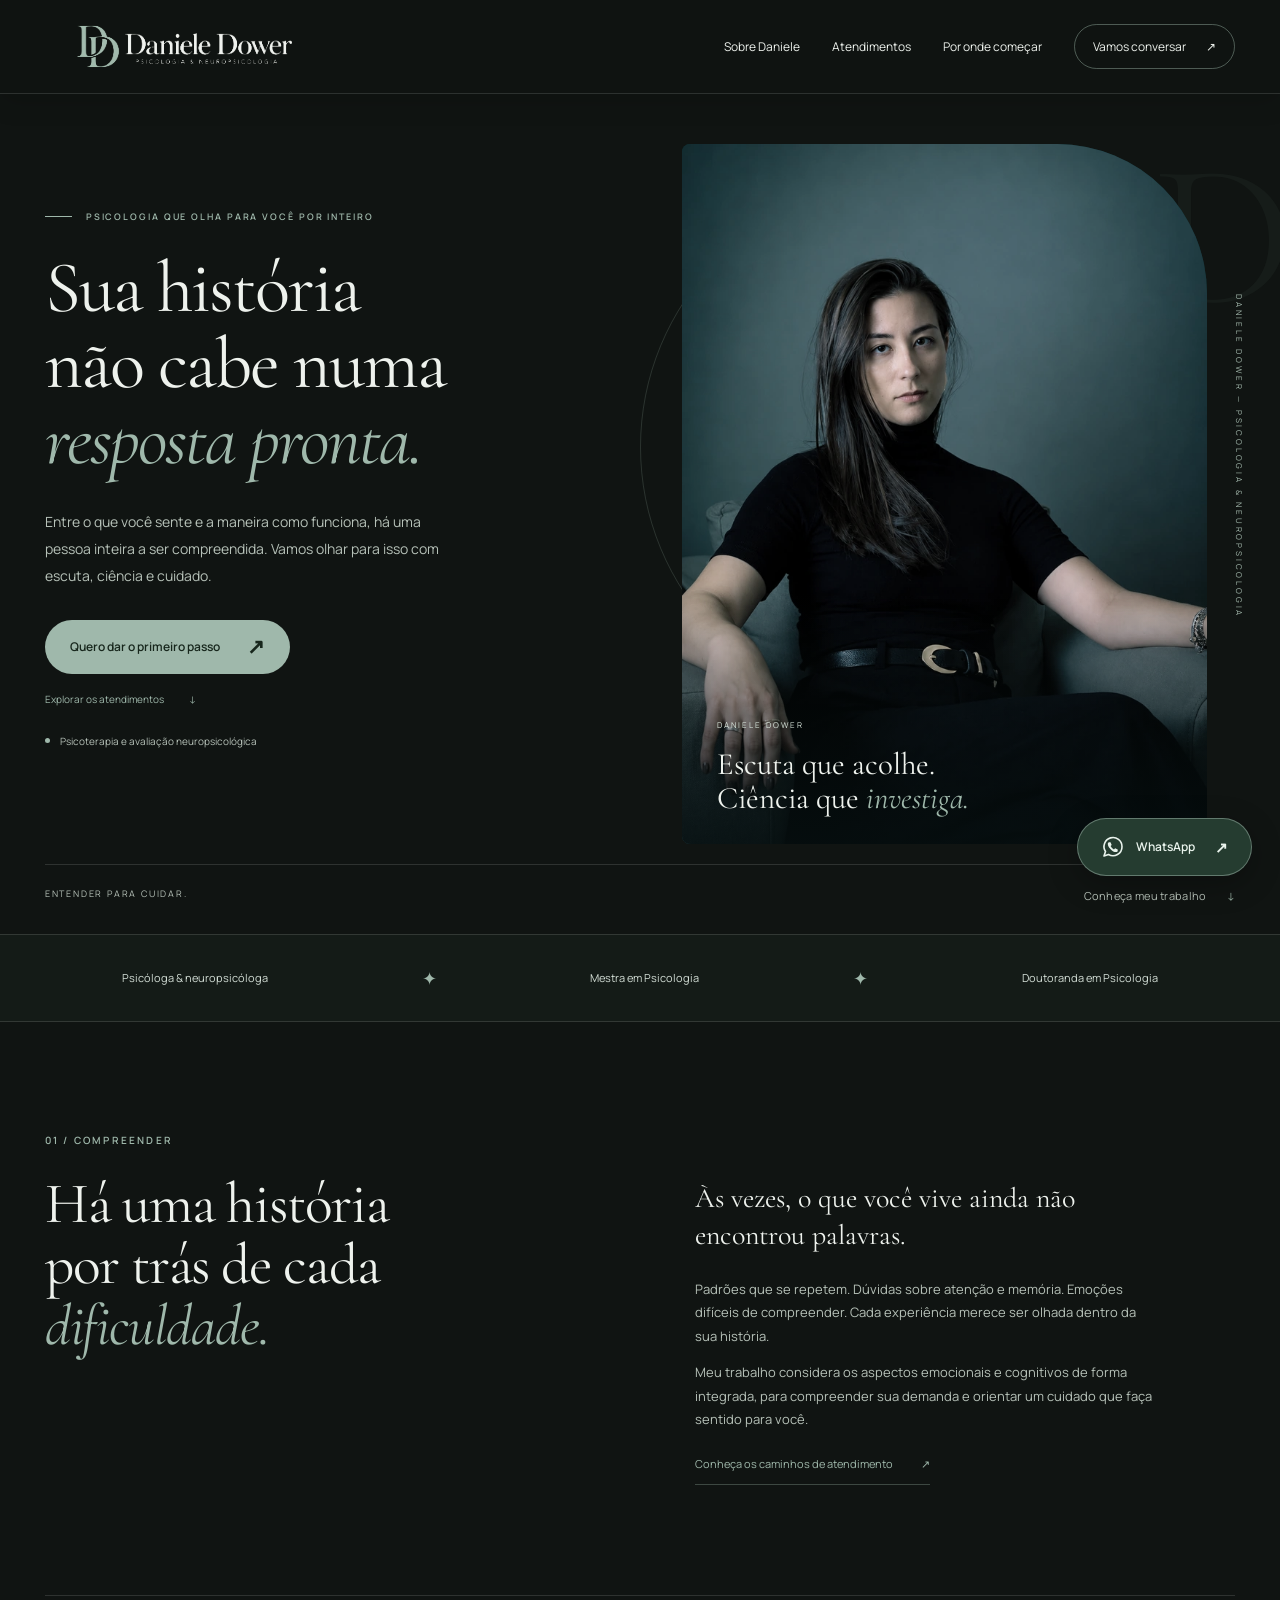
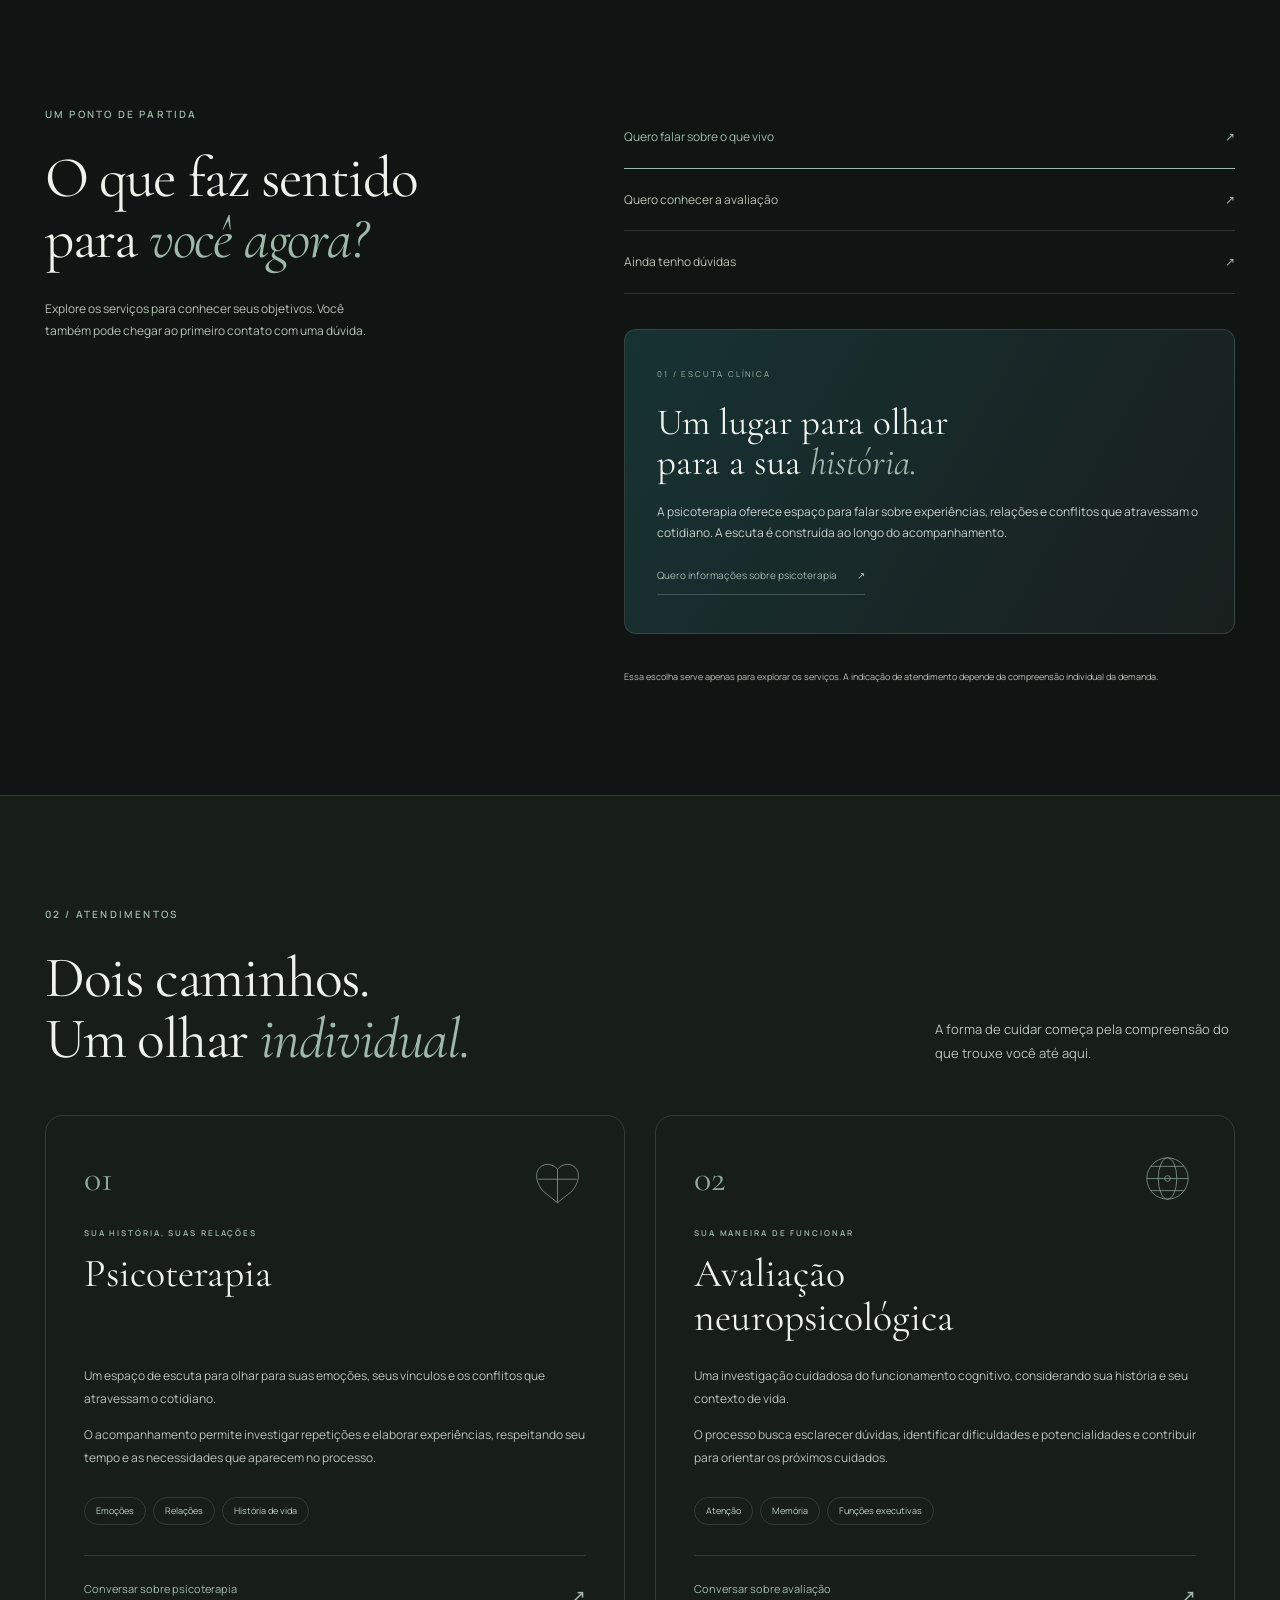
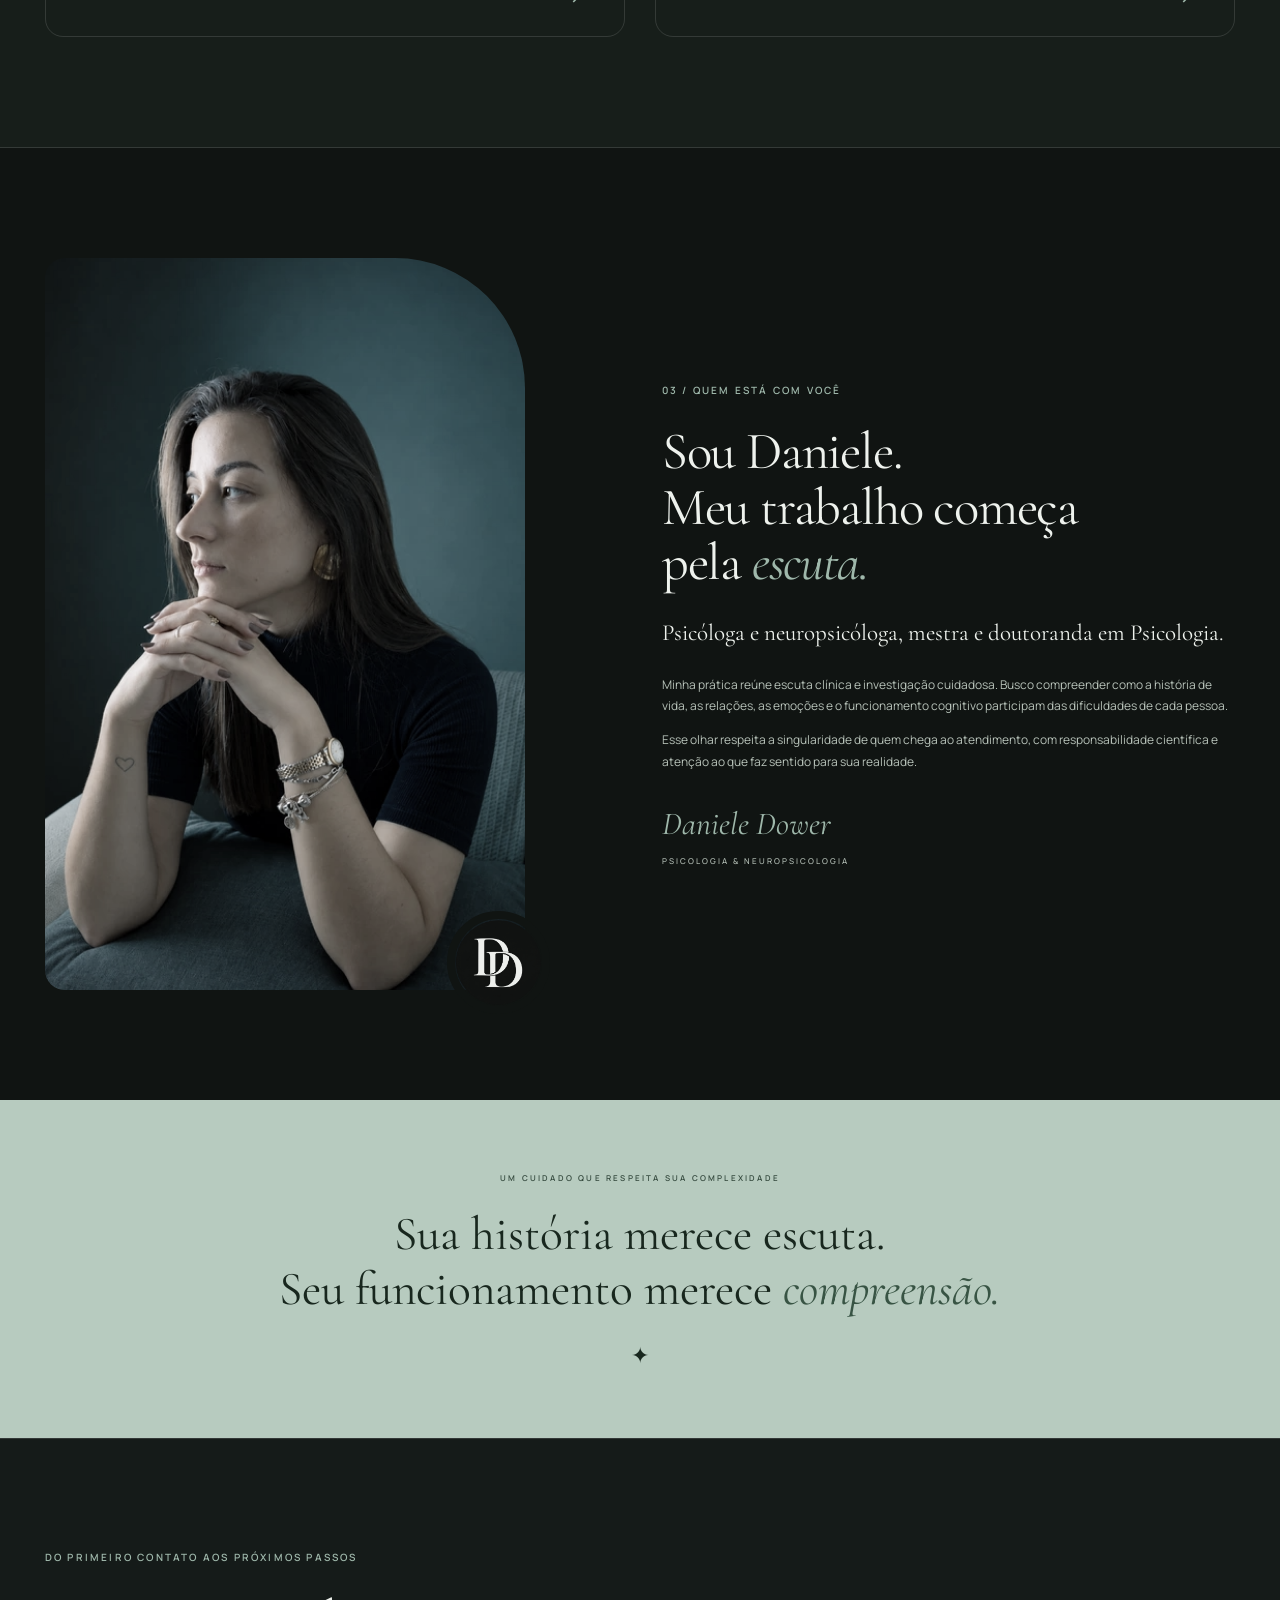
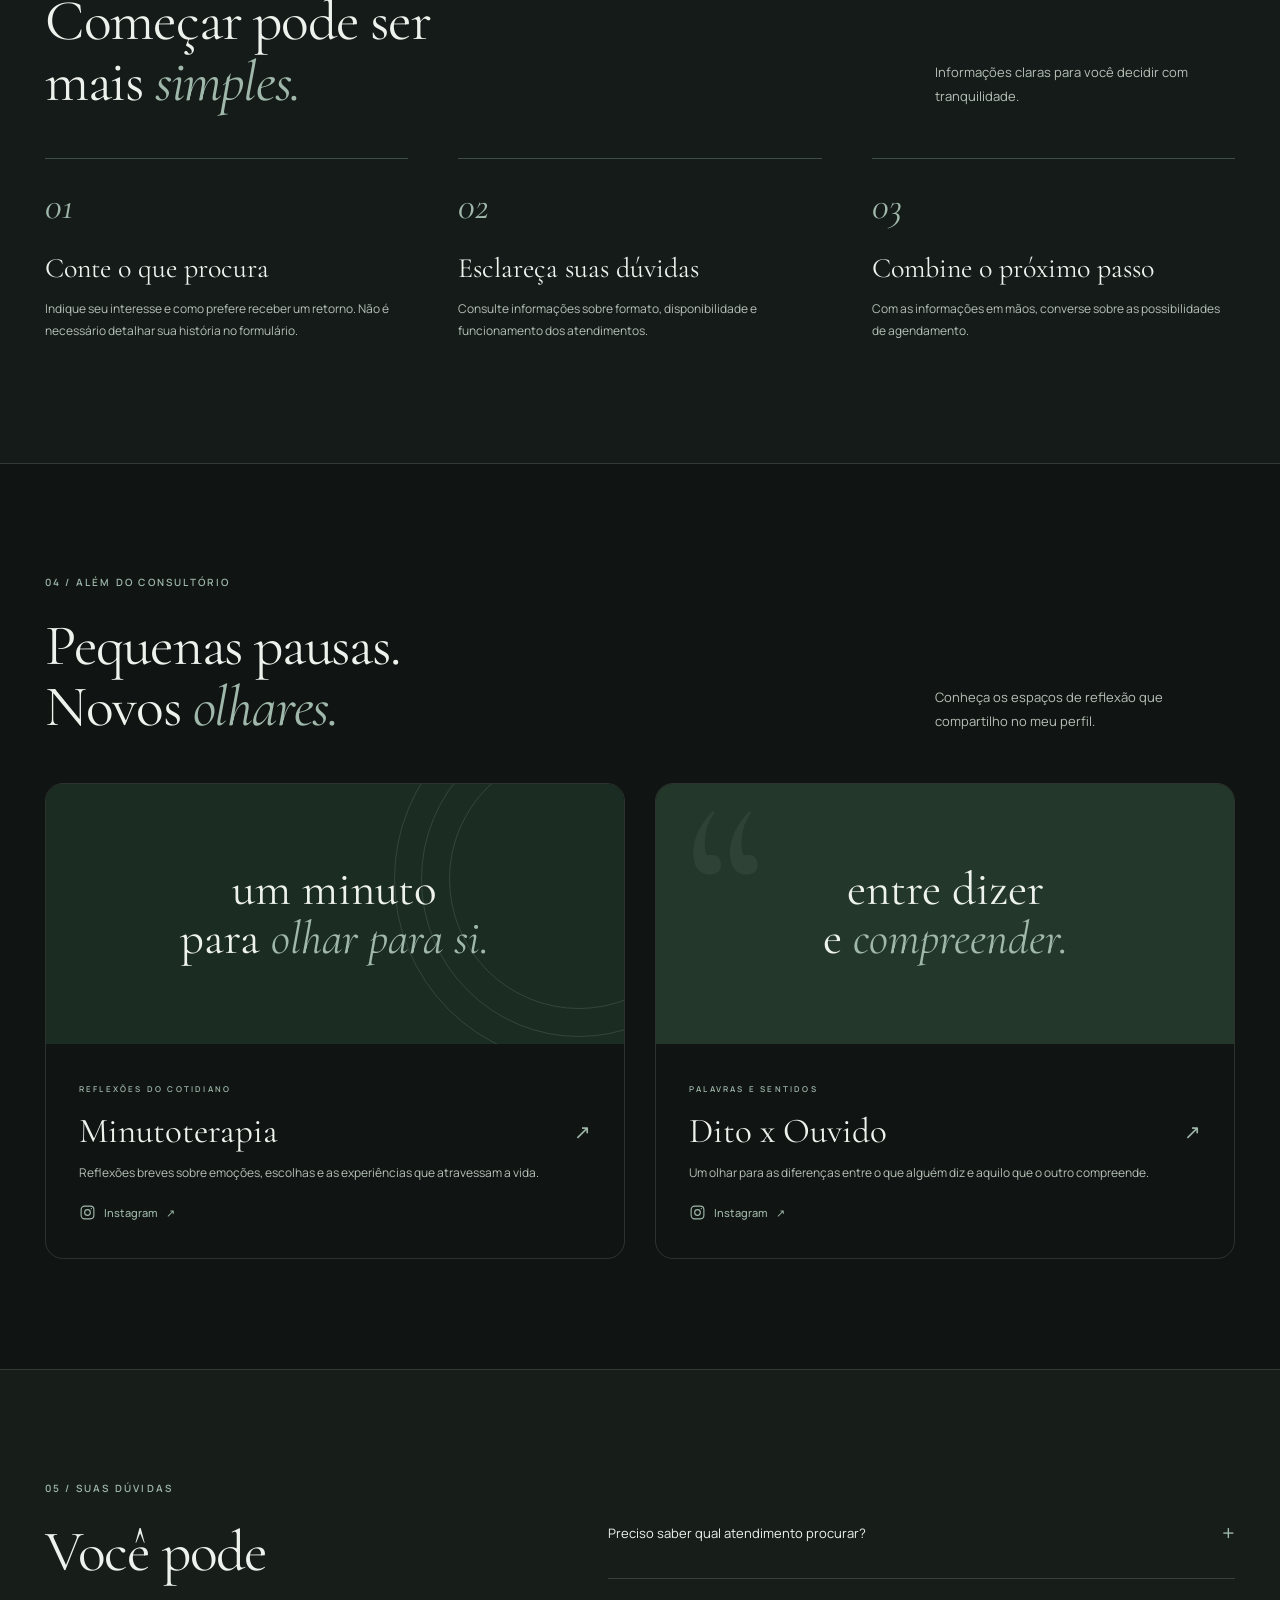
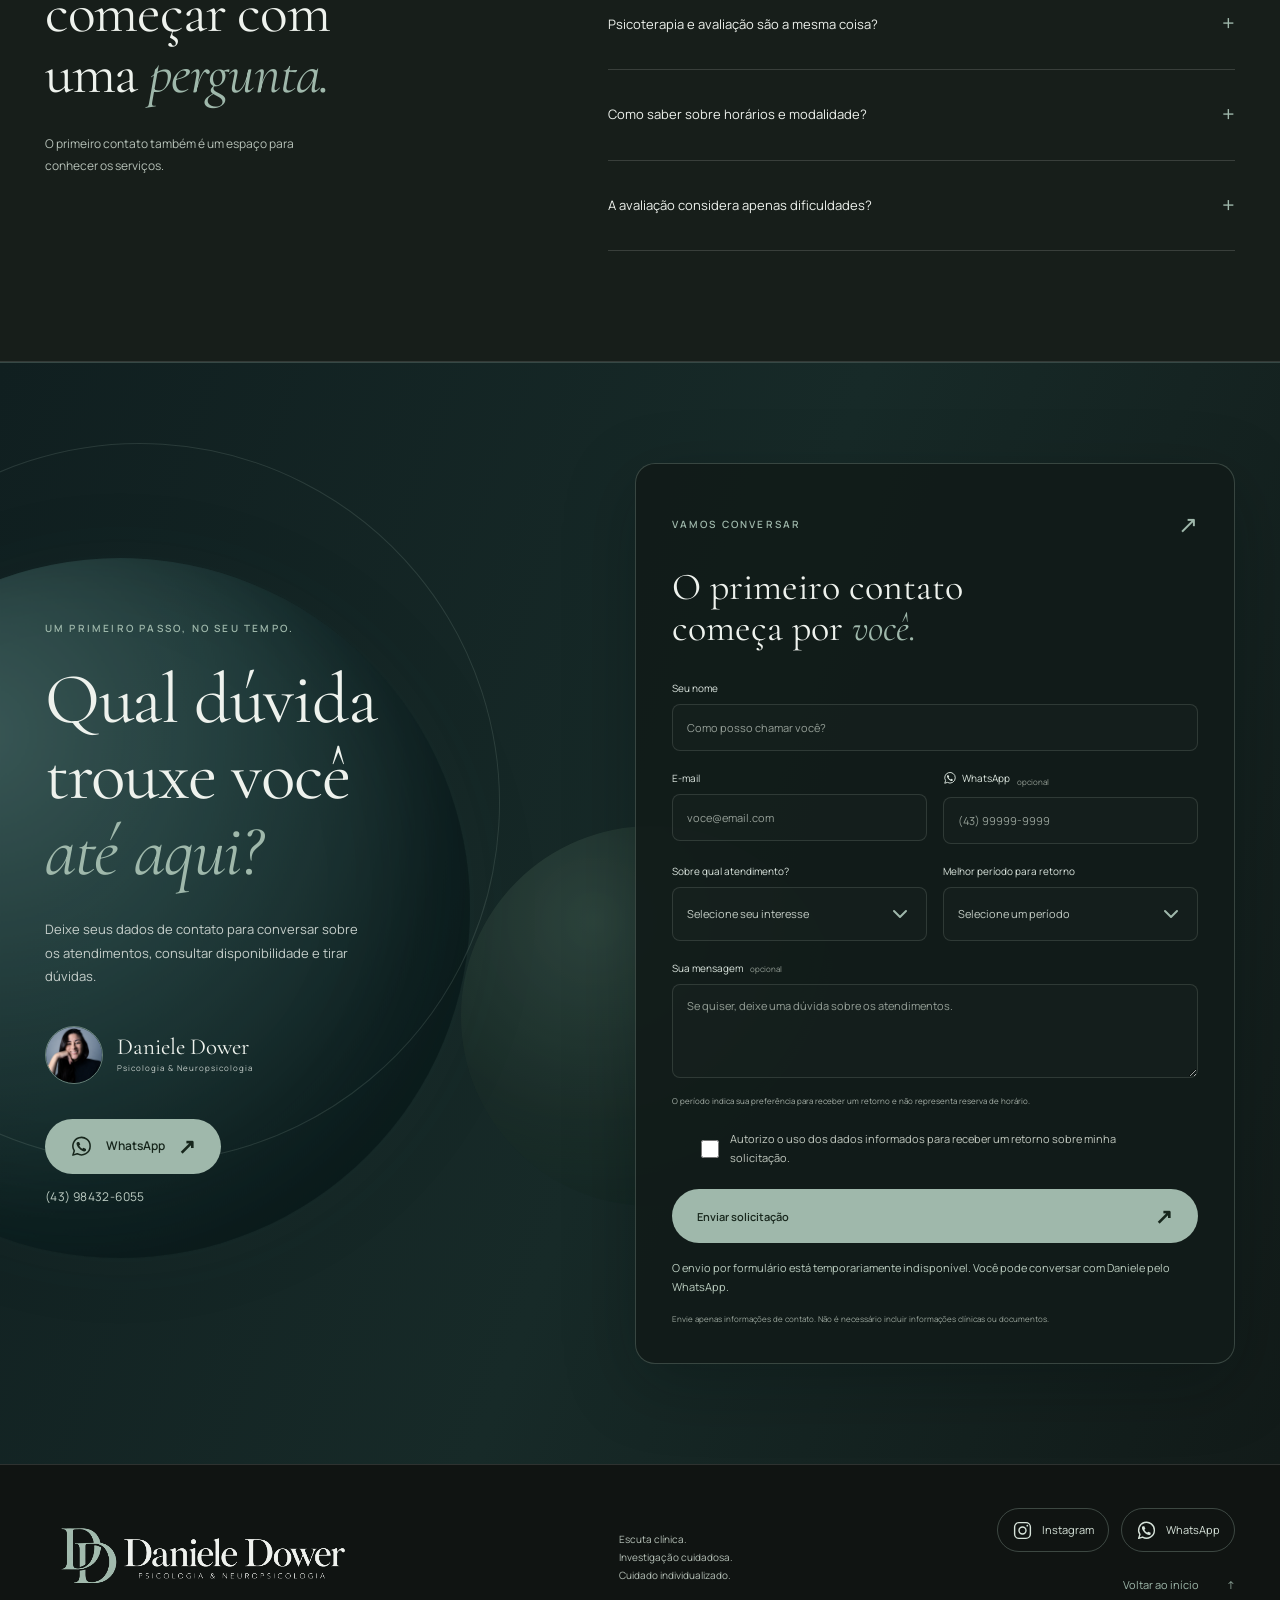
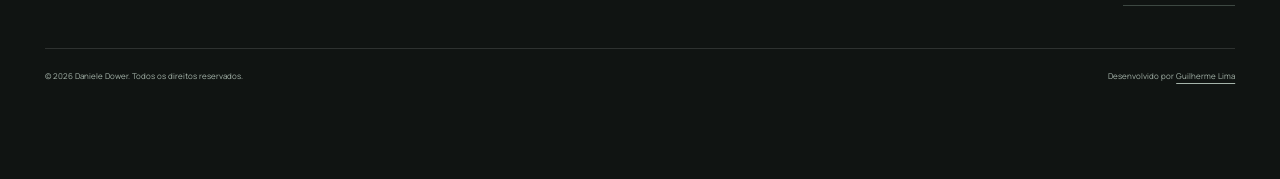
<file: index.html>
<!doctype html>
<html lang="pt-BR">
<head>
<meta charset="utf-8"><meta name="viewport" content="width=device-width,initial-scale=1">
<meta name="theme-color" content="#101412"><title>Daniele Dower | Psicologia e Neuropsicologia</title>
<meta name="description" content="Conheça Daniele Dower, psicóloga e neuropsicóloga. Psicoterapia e avaliação neuropsicológica com escuta, investigação e cuidado individualizado.">
<link rel="icon" href="assets/favicon-round.png?v=2" type="image/png">
<link rel="preconnect" href="https://fonts.googleapis.com"><link rel="preconnect" href="https://fonts.gstatic.com" crossorigin>
<link href="https://fonts.googleapis.com/css2?family=Cormorant+Garamond:ital,wght@0,400;0,500;0,600;1,400;1,500&family=Manrope:wght@400;500;600;700&display=swap" rel="stylesheet">
<link rel="stylesheet" href="style.css"><script src="config.js" defer></script><script src="app.js" defer></script>
</head>
<body>
<svg class="icon-sprite" xmlns="http://www.w3.org/2000/svg" aria-hidden="true"><symbol id="icon-whatsapp" viewBox="0 0 24 24"><path d="M21 11.7a9 9 0 0 1-13.5 7.8L3 21l1.5-4.5A9 9 0 1 1 21 11.7Z" fill="none" stroke="currentColor" stroke-width="1.6" stroke-linejoin="round"/><path d="M8 7.2c-.6 0-1.2.8-1.2 1.7 0 3.3 4.9 8.2 8.2 8.2.9 0 1.7-.6 1.7-1.2v-1.4l-2.6-1.2-1.1 1.1c-1.5-.7-2.7-1.9-3.4-3.4l1.1-1.1-1.2-2.7H8Z" fill="currentColor"/></symbol><symbol id="icon-instagram" viewBox="0 0 24 24"><rect x="3" y="3" width="18" height="18" rx="5" fill="none" stroke="currentColor" stroke-width="1.6"/><circle cx="12" cy="12" r="4" fill="none" stroke="currentColor" stroke-width="1.6"/><circle cx="17.5" cy="6.5" r="1" fill="currentColor"/></symbol></svg>
<div class="scroll-progress" aria-hidden="true"></div>
<a class="skip" href="#conteudo">Ir para o conteúdo</a>
<header class="header"><div class="wrap header-inner">
<a href="#inicio" class="brand" aria-label="Daniele Dower, início"><img class="brand-logo" src="assets/logo-horizontal-transparent.svg" alt="Daniele Dower — Psicologia e Neuropsicologia" width="1024" height="340"></a>
<button class="menu-toggle" aria-label="Abrir menu" aria-controls="navigation" aria-expanded="false"><span></span><span></span></button>
<nav id="navigation" aria-label="Navegação principal"><a href="#sobre">Sobre Daniele</a><a href="#atendimentos">Atendimentos</a><a href="#explorar">Por onde começar</a><a class="nav-cta" href="#contato">Vamos conversar <span aria-hidden="true">↗</span></a></nav>
</div></header>
<main id="conteudo">
<section class="hero wrap" id="inicio">
<div class="hero-copy"><p class="eyebrow"><span class="tiny-line"></span> PSICOLOGIA QUE OLHA PARA VOCÊ POR INTEIRO</p>
<h1>Sua história<br>não cabe numa<br><em>resposta pronta.</em></h1>
<p class="hero-description">Entre o que você sente e a maneira como funciona, há uma pessoa inteira a ser compreendida. Vamos olhar para isso com escuta, ciência e cuidado.</p>
<div class="hero-actions"><a class="button primary" href="#contato">Quero dar o primeiro passo <span aria-hidden="true">↗</span></a><a href="#explorar" class="hero-secondary">Explorar os atendimentos <span aria-hidden="true">↓</span></a></div>
<div class="hero-note"><span class="note-dot"></span><span>Psicoterapia e avaliação neuropsicológica</span></div></div>
<div class="hero-visual"><span class="hero-monogram" aria-hidden="true">DD</span><div class="orbit" aria-hidden="true"></div><div class="portrait"><img src="assets/seated-hd.webp" srcset="assets/seated-hd-480.webp 480w, assets/seated-hd-720.webp 720w, assets/seated-hd-960.webp 960w, assets/seated-hd.webp 1086w" sizes="(max-width: 900px) min(560px, 90vw), min(570px, 44vw)" alt="Daniele Dower com roupa preta, sentada em uma poltrona" fetchpriority="high" width="469" height="625"><div class="portrait-shade"></div><div class="portrait-caption"><span>DANIELE DOWER</span><p>Escuta que acolhe.<br>Ciência que <em>investiga.</em></p></div></div><span class="vertical-label">DANIELE DOWER — PSICOLOGIA & NEUROPSICOLOGIA</span></div>
<div class="hero-bottom"><span>ENTENDER PARA CUIDAR.</span><a href="#olhar">Conheça meu trabalho <span aria-hidden="true">↓</span></a></div>
</section>
<div class="credentials"><div class="wrap credential-inner"><span>Psicóloga & neuropsicóloga</span><i aria-hidden="true">✦</i><span>Mestra em Psicologia</span><i aria-hidden="true">✦</i><span>Doutoranda em Psicologia</span></div></div>
<section class="section wrap introduction" id="olhar"><div><p class="eyebrow">01 / COMPREENDER</p><h2>Há uma história<br>por trás de cada<br><em>dificuldade.</em></h2></div><div class="intro-right"><p class="large-copy">Às vezes, o que você vive ainda não encontrou palavras.</p><p>Padrões que se repetem. Dúvidas sobre atenção e memória. Emoções difíceis de compreender. Cada experiência merece ser olhada dentro da sua história.</p><p>Meu trabalho considera os aspectos emocionais e cognitivos de forma integrada, para compreender sua demanda e orientar um cuidado que faça sentido para você.</p><a class="text-link" href="#atendimentos">Conheça os caminhos de atendimento <span aria-hidden="true">↗</span></a></div></section>
<section class="explore section wrap" id="explorar">
<div class="explore-intro"><p class="eyebrow">UM PONTO DE PARTIDA</p><h2>O que faz sentido<br>para <em>você agora?</em></h2><p>Explore os serviços para conhecer seus objetivos. Você também pode chegar ao primeiro contato com uma dúvida.</p></div>
<div class="explore-tabs" role="tablist" aria-label="Explorar atendimentos"><button id="tab-therapy" role="tab" aria-selected="true" aria-controls="panel-therapy" tabindex="0">Quero falar sobre o que vivo <span aria-hidden="true">↗</span></button><button id="tab-assessment" role="tab" aria-selected="false" aria-controls="panel-assessment" tabindex="-1">Quero conhecer a avaliação <span aria-hidden="true">↗</span></button><button id="tab-question" role="tab" aria-selected="false" aria-controls="panel-question" tabindex="-1">Ainda tenho dúvidas <span aria-hidden="true">↗</span></button></div>
<div class="explore-panel" id="panel-therapy" role="tabpanel" aria-labelledby="tab-therapy" tabindex="0"><span class="panel-index">01 / ESCUTA CLÍNICA</span><h3>Um lugar para olhar<br>para a sua <em>história.</em></h3><p>A psicoterapia oferece espaço para falar sobre experiências, relações e conflitos que atravessam o cotidiano. A escuta é construída ao longo do acompanhamento.</p><button class="text-link interest-link" data-interest="Psicoterapia">Quero informações sobre psicoterapia <span aria-hidden="true">↗</span></button></div>
<div class="explore-panel" id="panel-assessment" role="tabpanel" aria-labelledby="tab-assessment" tabindex="0" hidden><span class="panel-index">02 / INVESTIGAÇÃO COGNITIVA</span><h3>Compreender sua maneira<br>de pensar e <em>funcionar.</em></h3><p>A avaliação neuropsicológica investiga atenção, memória e funções executivas, considerando a história e o contexto da pessoa. Conheça o serviço e tire dúvidas antes de agendar.</p><button class="text-link interest-link" data-interest="Avaliação neuropsicológica">Quero informações sobre avaliação <span aria-hidden="true">↗</span></button></div>
<div class="explore-panel" id="panel-question" role="tabpanel" aria-labelledby="tab-question" tabindex="0" hidden><span class="panel-index">03 / PRIMEIRO CONTATO</span><h3>Você não precisa chegar<br>com tudo <em>definido.</em></h3><p>Se você ainda não sabe qual serviço procurar, comece pelo contato. É possível esclarecer os objetivos de cada atendimento e consultar as informações práticas.</p><button class="text-link interest-link" data-interest="Quero tirar dúvidas">Quero conversar sobre os atendimentos <span aria-hidden="true">↗</span></button></div>
<p class="explore-note">Essa escolha serve apenas para explorar os serviços. A indicação de atendimento depende da compreensão individual da demanda.</p>
</section>
<section class="services section" id="atendimentos"><div class="wrap"><div class="section-heading"><div><p class="eyebrow">02 / ATENDIMENTOS</p><h2>Dois caminhos.<br>Um olhar <em>individual.</em></h2></div><p>A forma de cuidar começa pela compreensão do que trouxe você até aqui.</p></div>
<div class="service-grid"><article class="service"><div class="service-top"><span class="service-number">01</span><svg viewBox="0 0 80 80" fill="none" aria-hidden="true"><path d="M20 58C-4 29 24 9 40 27C56 9 84 29 60 58L40 74L20 58Z"/><path d="M40 27v47M13 41h54"/></svg></div><p class="eyebrow">SUA HISTÓRIA, SUAS RELAÇÕES</p><h3>Psicoterapia</h3><p>Um espaço de escuta para olhar para suas emoções, seus vínculos e os conflitos que atravessam o cotidiano.</p><p>O acompanhamento permite investigar repetições e elaborar experiências, respeitando seu tempo e as necessidades que aparecem no processo.</p><div class="service-tags"><span>Emoções</span><span>Relações</span><span>História de vida</span></div><a href="#contato" class="service-link" data-interest="Psicoterapia">Conversar sobre psicoterapia <span aria-hidden="true">↗</span></a></article>
<article class="service"><div class="service-top"><span class="service-number">02</span><svg viewBox="0 0 80 80" fill="none" aria-hidden="true"><circle cx="40" cy="40" r="29"/><ellipse cx="40" cy="40" rx="13" ry="29"/><path d="M11 40h58M17 23h46M17 57h46"/><circle cx="40" cy="40" r="4"/></svg></div><p class="eyebrow">SUA MANEIRA DE FUNCIONAR</p><h3>Avaliação<br>neuropsicológica</h3><p>Uma investigação cuidadosa do funcionamento cognitivo, considerando sua história e seu contexto de vida.</p><p>O processo busca esclarecer dúvidas, identificar dificuldades e potencialidades e contribuir para orientar os próximos cuidados.</p><div class="service-tags"><span>Atenção</span><span>Memória</span><span>Funções executivas</span></div><a href="#contato" class="service-link" data-interest="Avaliação neuropsicológica">Conversar sobre avaliação <span aria-hidden="true">↗</span></a></article></div></div></section>
<section class="about section wrap" id="sobre"><div class="about-photo"><div class="about-frame"><img src="assets/about-hd.webp" srcset="assets/about-hd-480.webp 480w, assets/about-hd-720.webp 720w, assets/about-hd-960.webp 960w, assets/about-hd.webp 1015w" sizes="(max-width: 900px) min(450px, 90vw), min(480px, 40vw)" alt="Daniele Dower em um retrato no consultório" loading="lazy" width="671" height="1024"></div><span class="photo-mark" aria-hidden="true"><img src="assets/logo-icon-round.png" alt="" width="103" height="103" loading="lazy"></span></div><div class="about-copy"><p class="eyebrow">03 / QUEM ESTÁ COM VOCÊ</p><h2>Sou Daniele.<br>Meu trabalho começa<br>pela <em>escuta.</em></h2><p class="large-copy">Psicóloga e neuropsicóloga, mestra e doutoranda em Psicologia.</p><p>Minha prática reúne escuta clínica e investigação cuidadosa. Busco compreender como a história de vida, as relações, as emoções e o funcionamento cognitivo participam das dificuldades de cada pessoa.</p><p>Esse olhar respeita a singularidade de quem chega ao atendimento, com responsabilidade científica e atenção ao que faz sentido para sua realidade.</p><div class="about-signature">Daniele Dower<span>PSICOLOGIA & NEUROPSICOLOGIA</span></div></div></section>
<section class="statement"><div class="wrap"><span class="eyebrow">UM CUIDADO QUE RESPEITA SUA COMPLEXIDADE</span><p>Sua história merece escuta.<br>Seu funcionamento merece <em>compreensão.</em></p><span class="statement-star" aria-hidden="true">✦</span></div></section>
<section class="journey section"><div class="wrap"><div class="section-heading"><div><p class="eyebrow">DO PRIMEIRO CONTATO AOS PRÓXIMOS PASSOS</p><h2>Começar pode ser<br>mais <em>simples.</em></h2></div><p>Informações claras para você decidir com tranquilidade.</p></div><div class="journey-grid"><article><span>01</span><h3>Conte o que procura</h3><p>Indique seu interesse e como prefere receber um retorno. Não é necessário detalhar sua história no formulário.</p></article><article><span>02</span><h3>Esclareça suas dúvidas</h3><p>Consulte informações sobre formato, disponibilidade e funcionamento dos atendimentos.</p></article><article><span>03</span><h3>Combine o próximo passo</h3><p>Com as informações em mãos, converse sobre as possibilidades de agendamento.</p></article></div></div></section>
<section class="reflections section wrap" id="reflexoes"><div class="section-heading"><div><p class="eyebrow">04 / ALÉM DO CONSULTÓRIO</p><h2>Pequenas pausas.<br>Novos <em>olhares.</em></h2></div><p>Conheça os espaços de reflexão que compartilho no meu perfil.</p></div><div class="reflection-grid"><a class="reflection-card minute" href="https://www.instagram.com/danieledower/" target="_blank" rel="noopener noreferrer"><div class="reflection-art" aria-hidden="true"><div class="rings"></div><span>um minuto<br>para <em>olhar para si.</em></span></div><div class="reflection-content"><span class="eyebrow">REFLEXÕES DO COTIDIANO</span><h3>Minutoterapia <span aria-hidden="true">↗</span></h3><p>Reflexões breves sobre emoções, escolhas e as experiências que atravessam a vida.</p><span class="profile-link"><svg class="social-icon" viewBox="0 0 24 24" aria-hidden="true"><use href="#icon-instagram"/></svg>Instagram <span aria-hidden="true">↗</span></span></div></a><a class="reflection-card said" href="https://www.instagram.com/danieledower/" target="_blank" rel="noopener noreferrer"><div class="reflection-art" aria-hidden="true"><span class="quote-mark">“</span><span>entre dizer<br>e <em>compreender.</em></span></div><div class="reflection-content"><span class="eyebrow">PALAVRAS E SENTIDOS</span><h3>Dito x Ouvido <span aria-hidden="true">↗</span></h3><p>Um olhar para as diferenças entre o que alguém diz e aquilo que o outro compreende.</p><span class="profile-link"><svg class="social-icon" viewBox="0 0 24 24" aria-hidden="true"><use href="#icon-instagram"/></svg>Instagram <span aria-hidden="true">↗</span></span></div></a></div></section>
<section class="faq section"><div class="wrap faq-grid"><div><p class="eyebrow">05 / SUAS DÚVIDAS</p><h2>Você pode<br>começar com<br>uma <em>pergunta.</em></h2><p>O primeiro contato também é um espaço para conhecer os serviços.</p></div><div class="faq-list"><details><summary>Preciso saber qual atendimento procurar?<span aria-hidden="true">+</span></summary><p>Você pode começar contando o que motivou sua busca. A indicação do serviço depende da sua demanda, que precisa ser compreendida individualmente.</p></details><details><summary>Psicoterapia e avaliação são a mesma coisa?<span aria-hidden="true">+</span></summary><p>São serviços com objetivos diferentes. A psicoterapia acompanha experiências emocionais, conflitos e relações. A avaliação neuropsicológica investiga questões sobre o funcionamento cognitivo. Esses caminhos podem se complementar, quando indicado.</p></details><details><summary>Como saber sobre horários e modalidade?<span aria-hidden="true">+</span></summary><p>Entre em contato para consultar disponibilidade, formato dos atendimentos e informações sobre agendamento.</p></details><details><summary>A avaliação considera apenas dificuldades?<span aria-hidden="true">+</span></summary><p>A investigação também considera recursos e potencialidades, junto à história e ao contexto da pessoa, para construir uma compreensão individualizada.</p></details></div></div></section>
<section class="contact-window" id="contato"><div class="parallax-window" aria-hidden="true"><div class="window-sphere sphere-one"></div><div class="window-sphere sphere-two"></div><div class="window-orbit"></div></div><div class="wrap contact-grid">
<div class="contact-copy"><p class="eyebrow">UM PRIMEIRO PASSO, NO SEU TEMPO.</p><h2>Qual dúvida<br>trouxe você<br><em>até aqui?</em></h2><p>Deixe seus dados de contato para conversar sobre os atendimentos, consultar disponibilidade e tirar dúvidas.</p><div class="contact-person"><img src="assets/smile-hd-480.webp" alt="Daniele Dower sorrindo" width="150" height="150" loading="lazy"><div><strong>Daniele Dower</strong><span>Psicologia & Neuropsicologia</span></div></div><a class="button primary direct-whatsapp" href="https://wa.me/5543984326055" target="_blank" rel="noopener noreferrer"><svg class="social-icon" viewBox="0 0 24 24" aria-hidden="true"><use href="#icon-whatsapp"/></svg>WhatsApp <span aria-hidden="true">↗</span></a><span class="contact-number">(43) 98432-6055</span></div>
<div class="form-shell"><div class="form-heading"><span class="eyebrow">VAMOS CONVERSAR</span><span class="form-symbol" aria-hidden="true">↗</span></div><h3>O primeiro contato<br>começa por <em>você.</em></h3>
<form id="contact-form" method="POST" action="#contato" novalidate>
<input type="hidden" name="_subject" value="Novo pedido de contato — Site Daniele Dower"><input type="hidden" name="_template" value="table"><input type="hidden" name="_next" id="form-next"><input type="text" name="_honey" class="honeypot" tabindex="-1" autocomplete="off" aria-hidden="true">
<div class="form-row"><label for="contact-name">Seu nome<input id="contact-name" name="name" autocomplete="name" placeholder="Como posso chamar você?" required maxlength="120"></label></div>
<div class="form-row two"><label for="contact-email">E-mail<input id="contact-email" name="email" type="email" autocomplete="email" placeholder="voce@email.com" required maxlength="160"></label><label for="contact-phone"><span class="field-social-label"><svg class="social-icon" viewBox="0 0 24 24" aria-hidden="true"><use href="#icon-whatsapp"/></svg>WhatsApp</span> <span class="optional">opcional</span><input id="contact-phone" name="WhatsApp" type="tel" inputmode="numeric" autocomplete="tel" placeholder="(43) 99999-9999" maxlength="24"></label></div>
<div class="form-row two"><div class="field custom-select" data-field="Interesse"><span class="field-label" id="interest-label">Sobre qual atendimento?</span><input type="hidden" name="Interesse" value=""><button type="button" class="select-trigger" aria-labelledby="interest-label interest-value" aria-haspopup="listbox" aria-expanded="false" aria-controls="interest-options"><span id="interest-value">Selecione seu interesse</span><span class="select-chevron" aria-hidden="true"><svg viewBox="0 0 24 24" fill="none"><path d="m6 9 6 6 6-6" stroke="currentColor" stroke-width="2" stroke-linecap="round" stroke-linejoin="round"/></svg></span></button><ul class="select-options" id="interest-options" role="listbox" aria-labelledby="interest-label" hidden><li role="presentation"><button type="button" role="option" aria-selected="false" tabindex="-1" data-value="Psicoterapia">Psicoterapia</button></li><li role="presentation"><button type="button" role="option" aria-selected="false" tabindex="-1" data-value="Avaliação neuropsicológica">Avaliação neuropsicológica</button></li><li role="presentation"><button type="button" role="option" aria-selected="false" tabindex="-1" data-value="Quero tirar dúvidas">Quero tirar dúvidas</button></li></ul></div>
<div class="field custom-select" data-field="Período preferido"><span class="field-label" id="period-label">Melhor período para retorno</span><input type="hidden" name="Período preferido" value=""><button type="button" class="select-trigger" aria-labelledby="period-label period-value" aria-haspopup="listbox" aria-expanded="false" aria-controls="period-options"><span id="period-value">Selecione um período</span><span class="select-chevron" aria-hidden="true"><svg viewBox="0 0 24 24" fill="none"><path d="m6 9 6 6 6-6" stroke="currentColor" stroke-width="2" stroke-linecap="round" stroke-linejoin="round"/></svg></span></button><ul class="select-options" id="period-options" role="listbox" aria-labelledby="period-label" hidden><li role="presentation"><button type="button" role="option" aria-selected="false" tabindex="-1" data-value="Manhã">Manhã</button></li><li role="presentation"><button type="button" role="option" aria-selected="false" tabindex="-1" data-value="Tarde">Tarde</button></li><li role="presentation"><button type="button" role="option" aria-selected="false" tabindex="-1" data-value="Noite">Noite</button></li><li role="presentation"><button type="button" role="option" aria-selected="false" tabindex="-1" data-value="Sem preferência">Sem preferência</button></li></ul></div></div>
<label for="contact-message">Sua mensagem <span class="optional">opcional</span><textarea id="contact-message" name="Mensagem" rows="3" placeholder="Se quiser, deixe uma dúvida sobre os atendimentos." maxlength="2000"></textarea></label>
<p class="form-hint">O período indica sua preferência para receber um retorno e não representa reserva de horário.</p><label class="consent"><input type="checkbox" name="Autorização de contato" value="Autorizo retorno pelos contatos informados" required><span>Autorizo o uso dos dados informados para receber um retorno sobre minha solicitação.</span></label><button type="submit" class="button primary form-submit">Enviar solicitação <span aria-hidden="true">↗</span></button><p class="form-status" role="status" aria-live="polite" tabindex="-1"></p><p class="form-availability" hidden></p><p class="data-note">Envie apenas informações de contato. Não é necessário incluir informações clínicas ou documentos.</p>
</form></div></div></section>
</main><footer><div class="wrap footer-main"><a href="#inicio" class="brand"><img class="brand-logo" src="assets/logo-horizontal-transparent.svg" alt="Daniele Dower — Psicologia e Neuropsicologia" width="1024" height="340"></a><p>Escuta clínica.<br>Investigação cuidadosa.<br>Cuidado individualizado.</p><div class="footer-actions"><div class="footer-socials"><a href="https://www.instagram.com/danieledower/" target="_blank" rel="noopener noreferrer"><svg class="social-icon" viewBox="0 0 24 24" aria-hidden="true"><use href="#icon-instagram"/></svg>Instagram</a><a href="https://wa.me/5543984326055" target="_blank" rel="noopener noreferrer"><svg class="social-icon" viewBox="0 0 24 24" aria-hidden="true"><use href="#icon-whatsapp"/></svg>WhatsApp</a></div><a class="text-link" href="#inicio">Voltar ao início <span aria-hidden="true">↑</span></a></div></div><div class="wrap footer-bottom"><span>© 2026 Daniele Dower. Todos os direitos reservados.</span><span class="developer-credit">Desenvolvido por <a href="https://portfolio-guilherme-lima.vercel.app/" target="_blank" rel="noopener noreferrer">Guilherme Lima</a></span></div></footer>
<a class="floating-whatsapp" href="https://wa.me/5543984326055" target="_blank" rel="noopener noreferrer" aria-label="WhatsApp: conversar com Daniele Dower"><svg class="social-icon" viewBox="0 0 24 24" aria-hidden="true"><use href="#icon-whatsapp"/></svg><span>WhatsApp</span><span class="floating-arrow" aria-hidden="true">↗</span></a>
</body></html>
</file>
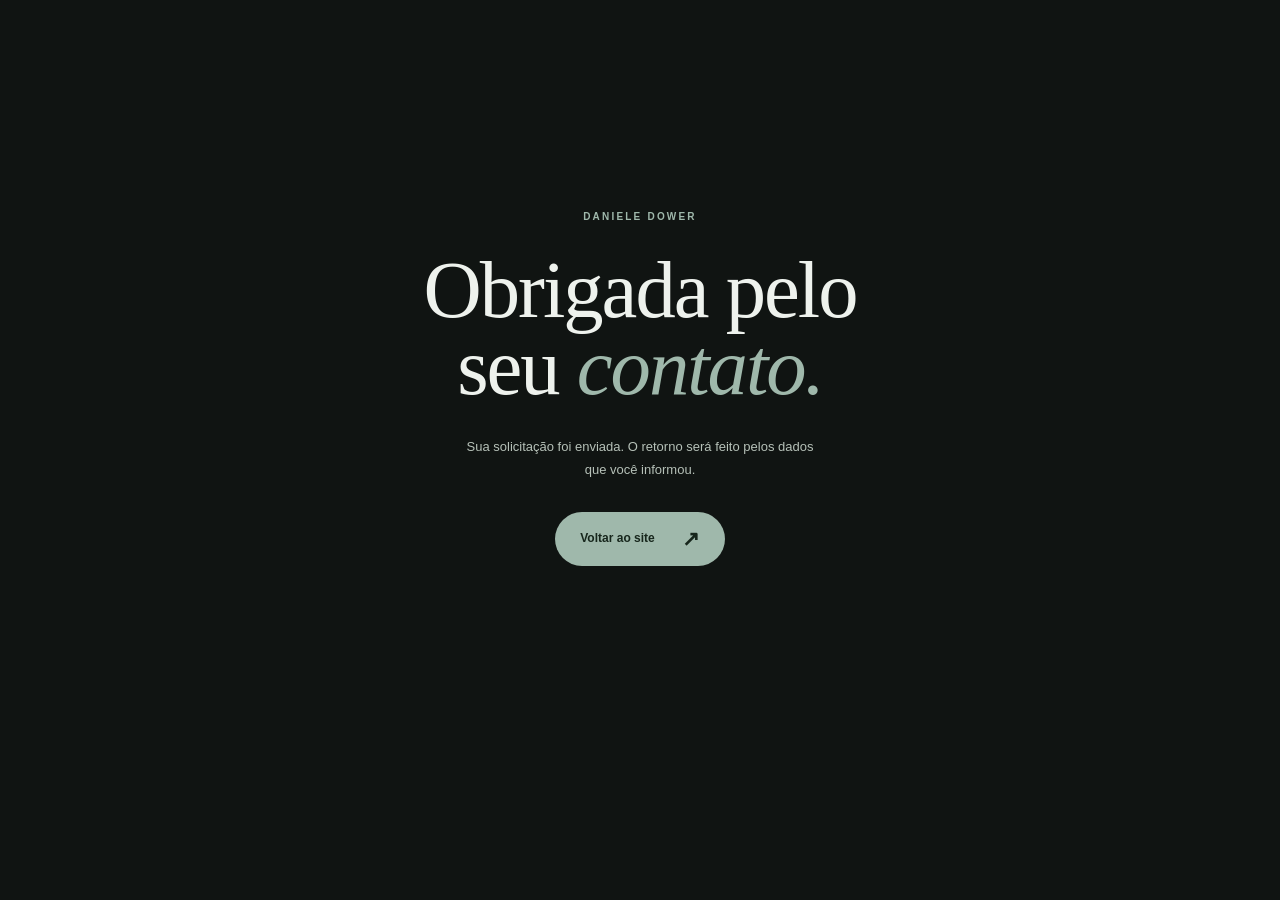
<file: obrigado.html>
<!doctype html><html lang="pt-BR"><head><meta charset="utf-8"><meta name="viewport" content="width=device-width,initial-scale=1"><title>Solicitação enviada | Daniele Dower</title><link rel="stylesheet" href="style.css"><link rel="icon" href="assets/favicon-round.png?v=2"></head><body><main class="wrap contact section"><p class="eyebrow">DANIELE DOWER</p><h1>Obrigada pelo<br>seu <em>contato.</em></h1><p>Sua solicitação foi enviada. O retorno será feito pelos dados que você informou.</p><a class="button primary" href="index.html">Voltar ao site <span aria-hidden="true">↗</span></a></main></body></html>
</file>
<file: style.css>
:root{--bg:#101412;--panel:#171e1a;--text:#eef2ed;--muted:#b6c1b8;--accent:#9fb8ab;--line:#ffffff20;--serif:'Cormorant Garamond',Georgia,serif;--sans:'Manrope',Arial,sans-serif}*{box-sizing:border-box}html{scroll-behavior:smooth;scroll-padding-top:105px}body{margin:0;background:var(--bg);color:var(--text);font:15px/1.8 var(--sans);overflow-x:hidden}a{color:inherit;text-decoration:none}button{font:inherit}img{display:block;max-width:100%;object-fit:cover}::selection{background:var(--accent);color:var(--bg)}.wrap{width:min(1240px,calc(100% - 100px));margin-inline:auto}.header{height:105px;border-bottom:1px solid var(--line);position:relative;z-index:20;background:var(--bg)}.header-inner{height:100%;display:flex;align-items:center;justify-content:space-between}.brand{display:inline-flex;flex-direction:column;line-height:1.1}.brand-name{font:500 31px var(--serif)}.brand-dot{color:var(--accent)}.brand-sub{font-size:8px;letter-spacing:2.5px;margin-top:7px;color:var(--muted)}nav{display:flex;align-items:center;gap:35px;font-size:12px}nav a:hover{color:var(--accent)}.nav-cta{border:1px solid #9fb8ab70;padding:12px 22px;border-radius:30px}.nav-cta span{margin-left:18px}.menu-toggle{display:none}.hero{position:relative;display:grid;grid-template-columns:1.12fr 1fr;gap:68px;padding-top:65px}.hero-copy{padding-top:36px;padding-bottom:60px}.eyebrow{font:600 10px/1.6 var(--sans);letter-spacing:2.2px;color:var(--accent);margin:0 0 26px}.hero .eyebrow{display:flex;align-items:center;gap:14px;letter-spacing:1.9px;font-size:9px}.tiny-line{width:27px;height:1px;background:var(--accent)}h1,h2,h3,p{margin-top:0}h1{font:400 clamp(65px,6.3vw,91px)/.96 var(--serif);letter-spacing:-2px;margin-bottom:29px}em{font-weight:400;color:var(--accent)}.hero-description{max-width:370px;font-size:14px;color:var(--muted);line-height:1.95;margin-bottom:30px}.button{display:inline-flex;align-items:center;justify-content:center;gap:27px;min-height:54px;padding:16px 25px;border-radius:50px;font-size:12px;font-weight:600;transition:background .25s,transform .25s}.primary{background:var(--accent);color:#17261c}.button:hover{background:#b8cfc0;transform:translateY(-2px)}.button span{font-size:21px;line-height:1}.hero-note{display:flex;align-items:center;gap:10px;color:var(--muted);font-size:10px;margin-top:24px}.note-dot{width:5px;height:5px;border-radius:50%;background:var(--accent)}.hero-visual{position:relative;min-width:0;padding-right:25px}.portrait{height:590px;border-radius:160px 24px 24px 24px;position:relative;overflow:hidden;z-index:1}.portrait img{width:100%;height:100%;object-position:center 25%;transition:transform .8s;filter:saturate(.65)}.portrait:hover img{transform:scale(1.025)}.portrait-shade{position:absolute;inset:0;background:linear-gradient(transparent 55%,#07090acf 100%)}.portrait-caption{position:absolute;bottom:29px;left:35px}.portrait-caption>span{font-size:8px;letter-spacing:2px;color:#d9e6dd}.portrait-caption p{font:400 31px/1.08 var(--serif);margin:12px 0 0}.vertical-label{position:absolute;right:-11px;top:150px;writing-mode:vertical-rl;font-size:8px;letter-spacing:2.8px;color:#a4b9ad}.orbit{position:absolute;width:530px;height:530px;border:1px solid #9fb8ab30;border-radius:50%;left:-42px;top:38px}.hero-bottom{grid-column:1/-1;border-top:1px solid var(--line);display:flex;justify-content:space-between;padding:21px 0 28px;color:var(--muted);font-size:9px;letter-spacing:1.8px;margin-top:-35px}.hero-bottom a{letter-spacing:.3px;font-size:11px}.hero-bottom a span{margin-left:18px;color:var(--accent)}.credentials{border-block:1px solid var(--line);background:#141b17}.credential-inner{display:flex;align-items:center;justify-content:space-around;padding:27px 0;font-size:11px;color:#d3ded6}.credential-inner i{font-size:18px;color:var(--accent);font-style:normal}.section{padding-block:110px}h2{font:400 clamp(44px,4.5vw,63px)/1.06 var(--serif);letter-spacing:-1.2px;margin-bottom:28px}.introduction{display:grid;grid-template-columns:1fr 1fr;gap:110px}.intro-right{padding-top:48px;color:var(--muted);max-width:460px}.large-copy{font:400 28px/1.3 var(--serif);color:var(--text);margin-bottom:25px}.intro-right>p:not(.large-copy){font-size:13px}.text-link{display:inline-flex;gap:28px;align-items:center;font-size:11px;color:var(--accent);border-bottom:1px solid #9fb8ab50;padding:10px 0}.text-link:hover{color:#d2e3d8}.services{background:var(--panel);border-block:1px solid var(--line)}.section-heading{display:flex;justify-content:space-between;align-items:flex-end;gap:40px;margin-bottom:45px}.section-heading h2{margin:0}.section-heading>p{max-width:300px;color:var(--muted);font-size:13px;margin-bottom:5px}.service-grid{display:grid;grid-template-columns:1fr 1fr;gap:30px}.service{border:1px solid #ffffff20;border-radius:18px;padding:34px 38px 0;display:flex;flex-direction:column;transition:border-color .3s,background .3s}.service:hover{border-color:#9fb8ab80;background:#1e2a22}.service-top{display:flex;align-items:center;justify-content:space-between;margin-bottom:20px}.service-number{font:400 36px var(--serif);color:#8da99a}.service-top svg{width:57px;height:57px;stroke:var(--accent);stroke-width:.9}.service .eyebrow{font-size:8px;letter-spacing:1.9px;margin-bottom:12px}.service h3{font:400 40px/1.1 var(--serif);margin-bottom:24px;min-height:88px}.service p:not(.eyebrow){color:var(--muted);font-size:12px;line-height:1.95}.service-tags{display:flex;gap:8px;flex-wrap:wrap;margin-top:15px;margin-bottom:30px}.service-tags span{font-size:9px;border:1px solid #ffffff20;border-radius:25px;padding:5px 11px;color:#bdcec2}.service-link{display:flex;justify-content:space-between;border-top:1px solid var(--line);padding:23px 0;font-size:11px;color:var(--accent);margin-top:auto}.service-link span{font-size:19px}.about{display:grid;grid-template-columns:1fr 1.12fr;gap:105px;align-items:center}.about-photo{position:relative;max-width:435px}.about-photo img{height:565px;width:100%;border-radius:20px 130px 20px 20px;filter:saturate(.45)}.photo-mark{position:absolute;bottom:-24px;right:-25px;width:103px;height:103px;background:#9fb8ab;color:#21362a;border:8px solid var(--bg);border-radius:50%;display:flex;align-items:center;justify-content:center;font:400 48px var(--serif)}.photo-mark span{font-style:italic;margin-left:-13px;margin-top:10px}.about-copy h2{font-size:56px}.about-copy>p:not(.eyebrow):not(.large-copy){color:var(--muted);font-size:12px}.about-copy .large-copy{font-size:23px}.about-signature{font:italic 32px var(--serif);margin-top:32px;color:var(--accent)}.about-signature span{display:block;font:500 8px var(--sans);letter-spacing:2px;color:var(--muted);margin-top:12px}.statement{background:#b7cbbf;color:#18271e;text-align:center;padding:62px 0}.statement .eyebrow{color:#374c40;font-size:8px}.statement p{font:400 clamp(32px,3.7vw,50px)/1.15 var(--serif);margin:18px 0 20px}.statement em{color:#385444}.statement-star{font-size:22px}.reflection-grid{display:grid;grid-template-columns:1fr 1fr;gap:30px}.reflection-card{border:1px solid var(--line);border-radius:18px;overflow:hidden;transition:border-color .3s}.reflection-card:hover{border-color:var(--accent)}.reflection-art{height:260px;position:relative;display:flex;align-items:center;justify-content:center;overflow:hidden;background:#1b2c22}.reflection-art>span:not(.quote-mark){font:400 47px/1.04 var(--serif);text-align:center;position:relative;z-index:1}.rings{position:absolute;width:370px;height:370px;border:1px solid #9fb8ab30;border-radius:50%;right:-140px;top:-90px}.rings:before,.rings:after{content:'';position:absolute;inset:26px;border:1px solid #9fb8ab30;border-radius:50%}.rings:after{inset:54px}.said .reflection-art{background:#24372b}.quote-mark{position:absolute;left:27px;top:-45px;font:250px var(--serif);color:#9fb8ab18}.reflection-content{padding:29px 33px}.reflection-content .eyebrow{font-size:8px}.reflection-content h3{display:flex;align-items:center;justify-content:space-between;font:400 35px var(--serif);margin:10px 0}.reflection-content h3>span{font:20px var(--sans);color:var(--accent)}.reflection-content p{font-size:12px;color:var(--muted);margin:0}.faq{background:var(--panel);border-block:1px solid var(--line)}.faq-grid{display:grid;grid-template-columns:.85fr 1.15fr;gap:100px}.faq-grid>div>p:not(.eyebrow){color:var(--muted);font-size:12px;max-width:260px}.faq-list{padding-top:9px}details{border-bottom:1px solid #ffffff25}summary{list-style:none;display:flex;align-items:center;justify-content:space-between;gap:20px;cursor:pointer;padding:25px 0;font-size:13px}summary::-webkit-details-marker{display:none}summary span{font-size:22px;font-weight:400;color:var(--accent);transition:transform .2s}details[open] summary span{transform:rotate(45deg)}details p{color:var(--muted);font-size:12px;line-height:1.9;padding:0 30px 10px 0}.contact{text-align:center;position:relative;overflow:hidden;padding-block:115px}.contact h2{font-size:76px;position:relative}.contact>p:not(.eyebrow){max-width:370px;margin:0 auto 30px;font-size:13px;color:var(--muted);position:relative}.contact .button{position:relative}.contact-handle{display:block;font-size:10px;color:var(--muted);margin-top:20px}.contact-orbit{position:absolute;width:650px;height:650px;border:1px solid #9fb8ab14;border-radius:50%;left:calc(50% - 325px);top:-50px;pointer-events:none}footer{border-top:1px solid var(--line);padding-top:40px}.footer-main{display:flex;justify-content:space-between;align-items:center;padding-bottom:40px}.footer-main>p{font-size:10px;color:var(--muted);line-height:1.8;margin:0}.footer-bottom{border-top:1px solid var(--line);padding-block:20px;display:flex;justify-content:space-between;font-size:8px;color:#a5b4aa}.skip{position:absolute;top:-100px;left:20px;background:var(--accent);color:var(--bg);padding:10px;z-index:100}.skip:focus{top:10px}:focus-visible{outline:2px solid var(--accent);outline-offset:5px}
@media(min-width:1600px){.hero{padding-top:85px}.portrait{height:650px}.hero-copy{padding-top:50px}h1{font-size:100px}}
@media(max-width:1050px){.wrap{width:calc(100% - 60px)}nav{gap:21px}.hero{gap:35px}.portrait{height:540px}h1{font-size:70px}.orbit{width:400px;height:400px}.hero-copy{padding-top:20px}.about,.introduction,.faq-grid{gap:50px}.about-copy h2{font-size:46px}.section{padding-block:80px}.service{padding-inline:27px}}
@media(max-width:760px){html{scroll-padding-top:80px}.wrap{width:calc(100% - 40px)}.header{height:85px}.brand-name{font-size:29px}.brand-sub{font-size:7px;letter-spacing:1.8px}.menu-toggle{display:flex;flex-direction:column;gap:6px;width:44px;height:44px;background:none;border:1px solid #9fb8ab50;border-radius:50%;align-items:center;justify-content:center;position:relative;z-index:30}.menu-toggle span{width:17px;height:1px;background:var(--accent);transition:transform .25s}.menu-toggle[aria-expanded=true] span:first-child{transform:translateY(3.5px) rotate(45deg)}.menu-toggle[aria-expanded=true] span:last-child{transform:translateY(-3.5px) rotate(-45deg)}nav{position:absolute;top:84px;left:0;right:0;background:#151d18;display:none;flex-direction:column;align-items:stretch;padding:22px 25px 30px;gap:0;border-bottom:1px solid var(--line);font-size:15px}nav.open{display:flex}nav>a{padding:16px 4px}nav .nav-cta{margin-top:15px;padding:13px 20px;align-self:flex-start}.hero{padding-top:33px;grid-template-columns:1fr;gap:27px}.hero-copy{padding:0}.hero .eyebrow{font-size:7px;letter-spacing:1.5px;gap:10px;margin-bottom:22px}h1{font-size:clamp(59px,13.7vw,84px);line-height:.98;letter-spacing:-1.5px;margin-bottom:22px}.hero-description{max-width:330px;font-size:12px;margin-bottom:24px;line-height:1.85}.hero .button{font-size:11px;gap:22px;min-height:52px}.hero-note{font-size:8px;margin-top:18px}.hero-visual{padding-right:13px;margin-top:6px}.portrait{height:450px;border-radius:100px 20px 20px 20px}.portrait img{object-position:center 27%}.portrait-caption{left:26px;bottom:23px}.portrait-caption p{font-size:30px}.vertical-label{font-size:6px;right:-3px;top:100px;letter-spacing:1.8px}.orbit{width:330px;height:330px;left:calc(50% - 165px);top:45px}.hero-bottom{margin:0;gap:18px;padding:17px 0 21px;font-size:7px;letter-spacing:1px}.hero-bottom a{font-size:9px}.credential-inner{padding:22px 0;gap:10px;flex-wrap:wrap;justify-content:center;font-size:8px}.credential-inner i{font-size:12px}.section{padding-block:65px}.eyebrow{font-size:8px;letter-spacing:1.9px;margin-bottom:21px}h2{font-size:47px;letter-spacing:-1px}.introduction{grid-template-columns:1fr;gap:5px}.intro-right{padding-top:0;max-width:none}.intro-right>p:not(.large-copy){font-size:12px}.large-copy{font-size:26px}.section-heading{display:block;margin-bottom:30px}.section-heading>p{margin-top:25px;font-size:12px;max-width:330px}.service-grid{grid-template-columns:1fr;gap:20px}.service{padding:26px 27px 0}.service h3{min-height:0;font-size:38px;margin-bottom:22px}.service-top{margin-bottom:17px}.service-tags{margin-top:7px}.service-link{padding-block:21px}.about{grid-template-columns:1fr;gap:48px}.about-photo{width:calc(100% - 20px);max-width:none}.about-photo img{height:470px;object-position:center 33%;border-radius:20px 100px 20px 20px}.photo-mark{width:90px;height:90px;right:-20px;font-size:43px}.about-copy h2{font-size:46px}.about-copy .large-copy{font-size:23px}.statement{padding:44px 0}.statement p{font-size:33px}.statement .eyebrow{font-size:6px;letter-spacing:1.5px}.reflection-grid{grid-template-columns:1fr;gap:22px}.reflection-art{height:235px}.reflection-art>span:not(.quote-mark){font-size:43px}.reflection-content{padding:25px 27px}.faq-grid{grid-template-columns:1fr;gap:22px}.faq-grid h2 br:nth-child(2){display:none}.faq-grid>div>p:not(.eyebrow){max-width:330px}.faq-list{padding-top:0}summary{font-size:12px;padding:22px 0}.contact{padding-block:80px}.contact h2{font-size:51px}.contact>p:not(.eyebrow){font-size:12px;max-width:290px}.contact .eyebrow{font-size:7px}.contact-orbit{width:420px;height:420px;left:calc(50% - 210px);top:2px}.footer-main{flex-wrap:wrap;gap:26px;align-items:flex-start}.footer-main>p{font-size:9px}.footer-main .text-link{font-size:10px}.footer-bottom{display:block;font-size:7px}.footer-bottom>span{display:block;margin-bottom:5px}}
@media(prefers-reduced-motion:reduce){html{scroll-behavior:auto}*{transition:none!important}.button:hover{transform:none}.portrait:hover img{transform:none}}
/* Segunda versão: composição editorial e contato integrado. */
.scroll-progress{height:2px;background:var(--accent);position:fixed;left:0;top:0;width:100%;transform:scaleX(0);transform-origin:left;z-index:50;pointer-events:none}.hero{grid-template-columns:1.1fr 1fr;gap:40px;padding-top:50px}.hero-copy{padding-top:60px}.hero h1{font-size:clamp(68px,6.2vw,88px);line-height:.99}.hero-visual{isolation:isolate}.hero-monogram{font:400 220px/.8 var(--serif);letter-spacing:-30px;color:#9fb8ab0c;position:absolute;top:12px;right:-80px;z-index:-1}.portrait{height:645px;border-radius:8px 150px 8px 8px;background:#092f32}.portrait img{object-position:center;filter:saturate(.62)}.portrait-shade{background:linear-gradient(transparent 64%,#060f10d9 100%)}.hero-actions{display:flex;align-items:flex-start;flex-direction:column;gap:16px}.hero-secondary{font-size:10px;color:var(--accent);display:flex;gap:25px;align-items:center}.hero-bottom{margin-top:-20px}.hero-description{max-width:390px}.explore{border-top:1px solid var(--line);display:grid;grid-template-columns:.9fr 1.1fr;gap:35px 80px}.explore-intro{grid-row:1/3}.explore-intro>p:last-child{font-size:12px;color:var(--muted);max-width:340px}.explore-tabs{display:flex;flex-direction:column}.explore-tabs button{background:none;color:var(--muted);border:0;border-bottom:1px solid var(--line);text-align:left;padding:20px 0;display:flex;justify-content:space-between;gap:20px;font-size:12px;cursor:pointer}.explore-tabs button span{color:var(--accent)}.explore-tabs button[aria-selected=true]{color:var(--accent);border-bottom-color:var(--accent)}.explore-panel{padding:28px 32px;background:linear-gradient(120deg,#173233,#191f1d);border-radius:12px;border:1px solid #9fb8ab30;min-height:305px}.explore-panel[hidden]{display:none}.panel-index{font-size:8px;letter-spacing:1.8px;color:var(--accent)}.explore-panel h3{font:400 37px/1.08 var(--serif);margin:18px 0}.explore-panel p{font-size:12px;color:#c6ceca;line-height:1.8}.explore-panel .text-link{background:none;cursor:pointer;border-top:0;border-inline:0;font-size:10px;text-align:left;gap:20px}.explore-note{grid-column:2;font-size:9px;line-height:1.8;color:var(--muted);margin:0}.journey{background:#151b19;border-block:1px solid var(--line)}.journey-grid{display:grid;grid-template-columns:repeat(3,1fr);gap:50px}.journey-grid article{border-top:1px solid #9fb8ab50;padding-top:24px}.journey-grid article>span{font:italic 38px var(--serif);color:var(--accent)}.journey-grid h3{font:400 28px var(--serif);margin:22px 0 13px}.journey-grid p{font-size:12px;color:var(--muted)}.contact-window{position:relative;overflow:hidden;isolation:isolate;border-top:1px solid #9fb8ab40;background:#122322;scroll-margin-top:20px}.parallax-window{position:absolute;inset:0;z-index:-1;overflow:hidden;pointer-events:none;background:linear-gradient(110deg,#101f20,#172a28 52%,#121b19)}.window-sphere{position:absolute;border-radius:50%;will-change:transform}.sphere-one{width:700px;height:700px;left:-230px;top:50px;background:radial-gradient(circle at 30% 25%,#436563 0%,#294645 34%,#112626 67%,#081b1b 100%);box-shadow:inset -40px -30px 90px #030c0d6e,0 0 90px #2f4a4b20;opacity:.8}.sphere-two{width:380px;height:380px;left:36%;top:550px;background:radial-gradient(circle at 35% 25%,#7ea48b55,#26382d66 52%,#0b201e);opacity:.65}.window-orbit{width:720px;height:720px;border:1px solid #9fb8ab2b;border-radius:50%;position:absolute;left:-220px;top:80px;transform:rotate(-18deg)}.contact-grid{display:grid;grid-template-columns:.9fr 1.1fr;gap:100px;position:relative;padding-block:100px;align-items:center}.contact-copy h2{font-size:76px;margin-bottom:28px}.contact-copy>p:not(.eyebrow){color:#c5ceca;font-size:13px;max-width:320px}.contact-person{display:flex;align-items:center;gap:14px;margin:37px 0 15px}.contact-person img{width:58px;height:58px;border-radius:50%;border:1px solid #9fb8ab90;object-fit:cover}.contact-person strong{display:block;font:400 23px var(--serif)}.contact-person span{display:block;font-size:8px;letter-spacing:1px;color:#c5ceca}.contact-copy .text-link{font-size:10px;gap:18px}.form-shell{background:#121b19ed;border:1px solid #9fb8ab45;border-radius:20px;padding:38px 36px;box-shadow:0 20px 70px #030c0d40}.form-heading{display:flex;align-items:center;justify-content:space-between}.form-heading .eyebrow{margin:0}.form-symbol{font-size:24px;color:var(--accent)}.form-shell h3{font:400 38px/1.08 var(--serif);margin:22px 0 30px}.form-row{margin-bottom:18px}.form-row.two{display:grid;grid-template-columns:1fr 1fr;gap:16px}form label,.field-label{font-size:10px;display:block;color:#dce6df}.optional{color:#959e96;font-size:8px;margin-left:5px}input,textarea,.select-trigger{display:block;width:100%;margin-top:7px;background:#ffffff04;border:1px solid #a7b1a62f;border-radius:8px;min-height:47px;padding:13px 14px;font:11px/1.5 var(--sans);color:var(--text);transition:border-color .2s}input::placeholder,textarea::placeholder{color:#96a098}input:focus,textarea:focus,.select-trigger:focus-visible{outline:0;border-color:var(--accent);box-shadow:0 0 0 2px #9fb8ab15}textarea{resize:vertical;min-height:94px}.custom-select{position:relative;min-width:0}.select-trigger{display:flex;align-items:center;justify-content:space-between;gap:12px;text-align:left;cursor:pointer;color:#c4cdc6;min-height:50px}.select-chevron{color:var(--accent);transition:transform .2s}.select-trigger[aria-expanded=true]{border-color:var(--accent)}.select-trigger[aria-expanded=true] .select-chevron{transform:rotate(180deg)}.select-options{position:absolute;top:calc(100% + 5px);left:0;right:0;background:#26332c;border:1px solid #9fb8ab90;border-radius:8px;padding:6px;margin:0;list-style:none;z-index:10;box-shadow:0 12px 25px #0006}.select-options[hidden]{display:none}.select-options li{padding:11px 10px;color:#e0e9e1;font-size:10px;border-radius:5px;cursor:pointer;line-height:1.5}.select-options li:hover,.select-options li:focus{background:#9fb8ab22;outline:0;color:#c9e0d2}.select-options li[aria-selected=true]{background:#9fb8ab;color:#171d18}.form-hint{font-size:8px;color:#a6b0a8;line-height:1.7;margin:16px 0}.consent{display:flex;align-items:flex-start;gap:10px;font-size:8px;color:#c2c9c0;cursor:pointer;margin:20px 0}.consent input{width:15px;height:15px;min-height:15px;margin:1px 0 0;accent-color:var(--accent);flex-shrink:0}.form-submit{border:0;width:100%;cursor:pointer;font-size:11px;justify-content:space-between}.data-note{font-size:8px;line-height:1.7;color:#9ba69d;margin:15px 0 0}.form-status{color:#c8dfd0;font-size:11px;line-height:1.7;margin:14px 0 0}.form-status:empty{display:none}.honeypot{display:none!important}
@media(max-width:1050px){.hero-copy{padding-top:42px}.hero h1{font-size:66px}.portrait{height:600px}.explore{gap:30px 50px}.contact-grid{gap:45px}.contact-copy h2{font-size:62px}.form-shell{padding:30px 26px}.form-row.two{gap:12px}.select-trigger{font-size:10px}.journey-grid{gap:30px}}
@media(max-width:760px){.hero{grid-template-columns:1fr;padding-top:35px;gap:25px}.hero-copy{padding-top:0}.hero h1{font-size:clamp(55px,12.8vw,82px);line-height:1.02}.hero .eyebrow{max-width:310px;letter-spacing:1.2px}.hero-monogram{font-size:150px;right:-15px;top:-10px}.portrait{height:485px;border-radius:8px 100px 8px 8px}.portrait img{object-position:center}.portrait-caption p{font-size:29px}.hero-bottom{margin-top:0}.hero-secondary{font-size:9px}.hero-actions{gap:15px}.hero-description{max-width:330px}.explore{grid-template-columns:1fr;gap:26px}.explore-intro{grid-row:auto}.explore-intro h2{font-size:45px}.explore-intro>p:last-child{margin-bottom:0}.explore-tabs button{padding-block:17px;font-size:11px}.explore-panel{padding:24px 25px;min-height:290px}.explore-panel h3{font-size:34px}.explore-note{grid-column:1;font-size:8px}.journey-grid{grid-template-columns:1fr;gap:25px}.journey-grid article{position:relative;padding:22px 0 0 55px}.journey-grid article>span{position:absolute;left:0;top:22px;font-size:31px}.journey-grid h3{margin:0 0 12px;font-size:27px}.journey-grid p{margin:0;font-size:11px}.contact-grid{grid-template-columns:1fr;gap:42px;padding-block:65px}.contact-copy h2{font-size:59px}.contact-copy>p:not(.eyebrow){max-width:320px;font-size:12px}.contact-person{margin:27px 0 13px}.form-shell{padding:27px 23px;border-radius:15px}.form-shell h3{font-size:35px;margin-bottom:27px}.form-row.two{grid-template-columns:1fr;gap:18px}.select-trigger{font-size:11px}.sphere-one{width:520px;height:520px;left:-240px;top:30px}.sphere-two{width:300px;height:300px;left:35%;top:550px}.window-orbit{width:570px;height:570px;left:-180px;top:30px}.contact-window{scroll-margin-top:0}.form-submit{min-height:52px}.form-hint,.data-note,.consent{font-size:9px}.field-label,form label{font-size:11px}.select-options li{font-size:11px;padding:13px 11px}.optional{font-size:9px}}
@media(prefers-reduced-motion:reduce){.window-sphere{transform:none!important;will-change:auto}.scroll-progress{transition:none!important}}
/* Cabeçalho persistente e ajustes para toque / telas menores. */
:root{--header-height:94px}html{scroll-padding-top:calc(var(--header-height) + 20px)}body{padding-top:var(--header-height)}.header{position:fixed;inset:0 0 auto;height:var(--header-height);width:100%;z-index:60;background:#101412ed;backdrop-filter:blur(16px);-webkit-backdrop-filter:blur(16px);box-shadow:0 8px 25px #0002}.scroll-progress{z-index:80}.header.menu-is-open{background:#101412f7}.header-inner{gap:20px}.header .brand{flex-shrink:0}.header nav{min-width:0;gap:clamp(16px,2.4vw,35px)}.header nav a{white-space:nowrap}.header .nav-cta{padding:11px 18px}.wrap>*{min-width:0}.contact-window{scroll-margin-top:0}.contact-grid{grid-template-columns:minmax(0,.9fr) minmax(0,1.1fr)}.form-shell{min-width:0;position:relative;z-index:2}.form-row.two{grid-template-columns:repeat(2,minmax(0,1fr))}.select-options{max-height:245px;overflow:auto;overscroll-behavior:contain}.select-options li{padding:0;cursor:default}.select-options li:hover{background:transparent}.select-options [role=option]{border:0;display:block;width:100%;background:none;padding:12px 10px;text-align:left;color:#e0e9e1;font-size:11px;line-height:1.5;border-radius:5px;cursor:pointer;min-height:44px}.select-options [role=option]:hover,.select-options [role=option]:focus-visible{background:#9fb8ab22;outline:0;color:#c9e0d2}.select-options [role=option][aria-selected=true]{background:var(--accent);color:#171d18}.select-trigger{min-height:50px;touch-action:manipulation}.select-trigger>span:first-child{overflow-wrap:anywhere}.field-error{display:block;color:#f0bda9;font-size:11px;line-height:1.5;margin:6px 0 0}input[aria-invalid=true],.select-trigger[aria-invalid=true]{border-color:#d4987d}.consent{flex-wrap:wrap}.consent>.field-error{flex-basis:calc(100% - 25px);order:3;margin-left:25px}.consent input{width:18px;height:18px;min-height:18px}.consent>span:not(.field-error){flex:1;min-width:0}.form-status{padding:12px 14px;background:#9fb8ab12;border-radius:8px;font-size:12px}.form-availability{font-size:11px;line-height:1.7;color:#bbcdc0;margin:16px 0 0}.form-availability[hidden]{display:none}.form-submit:disabled{opacity:.7;cursor:wait}.hero .orbit{pointer-events:none}.button{max-width:100%;white-space:normal}.service-link,.text-link{overflow-wrap:anywhere}.service-link>span,.text-link>span{flex-shrink:0}
@media(max-width:1080px) and (min-width:761px){.wrap{width:calc(100% - 48px)}.header .brand-name{font-size:28px}.header .brand-sub{font-size:7px;letter-spacing:1.5px}.header nav{font-size:11px;gap:16px}.header .nav-cta{padding-inline:14px}.header .nav-cta span{margin-left:8px}.contact-grid{gap:35px}.form-shell{padding:30px 25px}.form-row.two{grid-template-columns:1fr}.contact-copy h2{font-size:58px}.hero h1{font-size:clamp(54px,6.5vw,70px)}.hero{gap:28px}.hero-copy{padding-top:25px}.hero .portrait{height:590px}}
@media(max-width:900px){:root{--header-height:82px}.header .menu-toggle{display:flex;flex-direction:column;gap:6px;width:46px;height:46px;flex-shrink:0;background:none;border:1px solid #9fb8ab60;border-radius:50%;align-items:center;justify-content:center;z-index:30}.header .menu-toggle span{width:18px;height:1px;background:var(--accent);transition:transform .25s}.header .menu-toggle[aria-expanded=true] span:first-child{transform:translateY(3.5px) rotate(45deg)}.header .menu-toggle[aria-expanded=true] span:last-child{transform:translateY(-3.5px) rotate(-45deg)}.header nav{position:absolute;top:calc(var(--header-height) - 1px);left:0;right:0;display:none;flex-direction:column;align-items:stretch;padding:18px 24px 28px;gap:0;background:#151d18fa;border-bottom:1px solid #9fb8ab50;box-shadow:0 18px 25px #0003;max-height:calc(100svh - var(--header-height));overflow:auto;font-size:15px}.header nav.open{display:flex}.header nav>a{padding:16px 5px;min-height:48px}.header nav .nav-cta{align-self:stretch;text-align:center;margin-top:14px;padding:14px 20px}.header .brand-name{font-size:29px}.header .brand-sub{font-size:7px;letter-spacing:1.8px}.header nav .nav-cta span{margin-left:16px}}
@media(max-width:760px){.wrap{width:calc(100% - 36px)}.form-row.two{grid-template-columns:1fr}.contact-grid{grid-template-columns:minmax(0,1fr);gap:35px}.form-shell{padding:26px 22px}.form-shell input,.form-shell textarea{font-size:16px;line-height:1.5;padding:12px;min-height:48px}.form-shell input::placeholder,.form-shell textarea::placeholder{font-size:13px}.form-shell .select-trigger{font-size:13px;min-height:50px}.form-shell .select-options [role=option]{font-size:13px;min-height:48px}.field-label,form label{font-size:12px}.consent input{width:18px;min-height:18px;height:18px;padding:0}.consent>span:not(.field-error){font-size:11px;line-height:1.7}.data-note,.form-hint{font-size:11px}.form-shell h3{font-size:36px}.hero h1{font-size:clamp(49px,12.5vw,82px);overflow-wrap:normal}.hero-description,.intro-right>p:not(.large-copy),.service p:not(.eyebrow),.about-copy>p:not(.eyebrow):not(.large-copy),.reflection-content p,.journey-grid p,.explore-panel p,.contact-copy>p:not(.eyebrow){font-size:14px}.hero-note{font-size:10px;flex-wrap:wrap;gap:8px}.hero .button{font-size:12px;padding-inline:21px}.contact-copy h2{font-size:clamp(49px,13vw,65px)}h2,.about-copy h2,.explore-intro h2{font-size:clamp(39px,10.8vw,52px)}summary{font-size:14px;min-height:58px}details p{font-size:13px}.eyebrow{font-size:9px}.hero .eyebrow{font-size:8px}.service-link{font-size:12px}.service h3{font-size:clamp(32px,9vw,40px)}.reflection-content h3{font-size:33px}.hero-bottom{flex-wrap:wrap}.credential-inner{font-size:10px;gap:9px}.credential-inner i{font-size:10px}.footer-main>p{font-size:11px}.footer-bottom{font-size:10px}.text-link{min-height:44px}.hero-secondary{min-height:44px;display:flex;align-items:center}.about-photo img{height:auto;aspect-ratio:3/4}.portrait{height:auto;aspect-ratio:469/625}.form-shell .honeypot{display:none!important}}
@media(max-width:360px){:root{--header-height:76px}.wrap{width:calc(100% - 28px)}.header .brand-name{font-size:25px}.header .brand-sub{font-size:6px;letter-spacing:1.3px}.hero h1{font-size:47px;letter-spacing:-1.5px}.form-shell{padding:24px 17px}.form-shell h3{font-size:32px}.hero .button{width:100%;gap:12px;padding-inline:18px}.hero-visual{padding-right:10px}.portrait-caption{left:19px;bottom:20px}.portrait-caption p{font-size:25px}.contact-copy h2{font-size:47px}.statement p{font-size:29px}.reflection-art>span:not(.quote-mark){font-size:37px}}
/* Contatos oficiais e movimento nas superfícies visuais. */
.icon-sprite{position:absolute;width:0;height:0;overflow:hidden;pointer-events:none}.social-icon{width:21px;height:21px;flex-shrink:0;display:inline-block;vertical-align:middle}.direct-whatsapp{margin-top:20px;gap:13px;min-height:54px}.direct-whatsapp .social-icon{width:23px;height:23px}.contact-number{display:block;font-size:12px;color:#bfcec5;margin-top:12px;letter-spacing:.4px}.footer-actions{display:flex;flex-direction:column;align-items:flex-end;gap:13px}.footer-socials{display:flex;gap:12px;flex-wrap:wrap}.footer-socials>a{display:inline-flex;align-items:center;gap:9px;border:1px solid #9fb8ab50;border-radius:28px;padding:9px 14px;min-height:44px;font-size:11px;color:#d7e3da;transition:background .25s,border-color .25s}.footer-socials>a:hover{background:#9fb8ab18;border-color:var(--accent)}.profile-link{display:inline-flex;align-items:center;gap:8px;font:500 11px var(--sans);color:var(--accent);margin-top:20px}.profile-link .social-icon{width:17px;height:17px}.field-social-label{display:inline-flex;align-items:center;gap:5px}.field-social-label .social-icon{width:14px;height:14px}.floating-whatsapp{position:fixed;bottom:24px;right:28px;z-index:55;display:flex;align-items:center;gap:11px;padding:16px 23px;background:#253c30;color:#e9f3ec;border:1px solid #9fb8ab80;border-radius:40px;font:600 12px/1.4 var(--sans);box-shadow:0 8px 30px #0004;transition:background .25s,box-shadow .25s;min-height:55px}.floating-whatsapp .social-icon{width:24px;height:24px}.floating-arrow{margin-left:9px;font-size:15px}.floating-whatsapp:hover{background:#34503e;box-shadow:0 10px 35px #9fb8ab28}.footer-bottom{padding-bottom:95px}.about-frame{overflow:hidden;border-radius:20px 130px 20px 20px}.about-frame img{border-radius:0!important;transform:scale(1.035);filter:saturate(.4);transition:filter .6s,transform .8s}.service,.reflection-card,.explore-panel{position:relative;isolation:isolate}.service:after,.reflection-content:after,.explore-panel:after{content:'';position:absolute;inset:0;border-radius:inherit;background:radial-gradient(220px circle at var(--pointer-x,50%) var(--pointer-y,50%),#9fb8ab14,transparent 85%);pointer-events:none;opacity:0;transition:opacity .4s;z-index:-1}.service:hover:after,.reflection-card:hover .reflection-content:after,.explore-panel:hover:after{opacity:1}.reflection-content{position:relative;isolation:isolate}.service-top svg{transition:transform .5s,stroke .5s}.service:hover .service-top svg{transform:rotate(-7deg);stroke:#cee2d3}.rings{transition:transform .9s}.reflection-card:hover .rings{transform:rotate(18deg) translateX(-12px)}.reflection-art{transition:background .5s}.reflection-card.in-view{border-color:#9fb8ab65}.about-photo.in-view .about-frame img{filter:saturate(.95);transform:scale(1)}.photo-mark{transition:box-shadow .6s}.about-photo.in-view .photo-mark{box-shadow:0 0 0 8px #9fb8ab0d}.journey-grid article{position:relative}.journey-grid article:after{content:'';position:absolute;left:0;top:-1px;height:2px;width:100%;background:var(--accent);transform:scaleX(0);transform-origin:left;transition:transform .9s}.journey-grid article.in-view:after{transform:scaleX(1)}.section-heading h2 em{transition:color .6s}.section-heading.in-view h2 em{color:#bed6c6}
@media(hover:hover) and (pointer:fine){.portrait:hover img{filter:saturate(1);transform:scale(1.025)}.button:hover{box-shadow:0 6px 23px #9fb8ab18}.reflection-card:hover{box-shadow:0 8px 30px #9fb8ab08}.about-photo:hover .about-frame img{filter:saturate(1);transform:scale(1.025)}}
@media(max-width:760px){.floating-whatsapp{bottom:calc(16px + env(safe-area-inset-bottom));right:16px;padding:13px 17px;font-size:11px;gap:8px;min-height:50px}.floating-whatsapp .social-icon{width:22px;height:22px}.floating-arrow{margin-left:4px}.footer-actions{align-items:flex-start;width:100%}.footer-socials>a{font-size:12px;min-height:46px}.footer-bottom{padding-bottom:calc(100px + env(safe-area-inset-bottom))}.about-frame{border-radius:20px 100px 20px 20px}.contact-copy .direct-whatsapp{width:auto;min-width:185px}.profile-link{font-size:12px}.field-social-label .social-icon{width:16px;height:16px}.reflection-card.in-view .rings{transform:translateX(-15px)}.reflection-card.in-view .reflection-art{background:#263c2e}.reflection-card.said.in-view .reflection-art{background:#304234}}
@media(prefers-reduced-motion:reduce){.about-frame img,.about-photo.in-view .about-frame img{transform:none;filter:saturate(.9)}.journey-grid article:after{transform:scaleX(1)}.service:hover .service-top svg,.reflection-card:hover .rings,.reflection-card.in-view .rings{transform:none}.service:after,.reflection-content:after,.explore-panel:after{display:none}}
/* Layout fluido: nenhuma coluna depende da largura mínima do conteúdo. */
:root{--page-gutter:clamp(18px,3.5vw,50px)}.wrap{width:min(1240px,calc(100% - var(--page-gutter)*2))}html{overflow-x:clip}body{overflow-x:clip}.hero,.introduction,.about,.explore,.faq-grid,.service-grid,.reflection-grid,.journey-grid,.contact-grid{min-width:0}.hero{grid-template-columns:minmax(0,1.08fr) minmax(0,1fr)}.introduction{grid-template-columns:repeat(2,minmax(0,1fr))}.about{grid-template-columns:minmax(0,1fr) minmax(0,1.12fr)}.explore{grid-template-columns:minmax(0,.9fr) minmax(0,1.1fr)}.faq-grid{grid-template-columns:minmax(0,.85fr) minmax(0,1.15fr)}.service-grid,.reflection-grid{grid-template-columns:repeat(2,minmax(0,1fr))}.journey-grid{grid-template-columns:repeat(3,minmax(0,1fr))}.hero h1{font-size:clamp(58px,5.7vw,84px);line-height:1.04}.hero-copy{align-self:center;padding-top:15px;padding-bottom:45px}.hero-visual{width:100%}.portrait{height:auto;aspect-ratio:469/625;max-height:700px}.portrait img{width:100%;height:100%;object-fit:cover}.about-photo{width:100%;max-width:480px}.about-frame{aspect-ratio:671/1024}.about-frame img{width:100%;height:100%;object-fit:cover}.about-copy h2{font-size:clamp(40px,4.1vw,58px)}.hero-monogram{right:-30px;font-size:clamp(130px,16vw,220px)}.service h3{font-size:clamp(32px,3.1vw,42px);overflow-wrap:normal}.section-heading{gap:30px}.section-heading>p{flex:0 1 310px}.footer-main{gap:30px;flex-wrap:wrap}.footer-actions{max-width:100%}.form-shell{width:100%;overflow:visible}.form-shell input,.form-shell textarea{width:100%;min-width:0}.form-shell .select-trigger{width:100%;min-width:0}.hero-description{max-width:410px}.brand-name{white-space:nowrap}.service-tags{gap:7px}.button span,.service-link span{flex-shrink:0}.hero-note span:last-child{min-width:0}.contact-copy h2{font-size:clamp(49px,5.6vw,76px)}.hero .eyebrow{line-height:1.9}.portrait img,.about-frame img{image-rendering:auto}
@media(min-width:1600px){.hero{gap:65px;padding-top:65px}.hero-copy{padding-top:0}.hero h1{font-size:87px}.section{padding-block:115px}}
@media(min-width:901px) and (max-width:1150px){.hero{gap:30px}.hero h1{font-size:clamp(53px,5.5vw,65px)}.hero .portrait{height:auto}.about,.introduction,.faq-grid{gap:45px}.explore{gap:30px 40px}.service{padding-inline:28px}.about-copy h2{font-size:44px}.section-heading h2{font-size:50px}.hero .button{gap:15px;padding-inline:20px}.portrait-caption p{font-size:29px}}
@media(max-width:1024px){.contact-grid{grid-template-columns:minmax(0,1fr);gap:42px;max-width:760px;padding-block:75px}.contact-copy{max-width:620px}.contact-copy h2 br:nth-child(2){display:none}.contact-copy>p:not(.eyebrow){max-width:480px}.form-shell{padding:32px}.form-row.two{grid-template-columns:repeat(2,minmax(0,1fr))}.contact-person{margin-top:25px}.contact-copy .direct-whatsapp{margin-top:15px}.contact-grid .form-shell h3{font-size:40px}.contact-copy h2{font-size:65px}.hero .vertical-label{font-size:7px}}
@media(max-width:900px){.hero{grid-template-columns:minmax(0,1fr);gap:30px;padding-top:45px;max-width:720px}.hero-copy{padding:0}.hero h1{font-size:clamp(57px,10vw,78px)}.hero .hero-description{max-width:470px}.hero-actions{flex-direction:row;align-items:center;flex-wrap:wrap;gap:18px 25px}.hero-visual{max-width:560px;justify-self:center;padding-right:15px}.hero .portrait{height:auto;max-height:none;aspect-ratio:469/625}.hero-bottom{margin-top:0}.hero-monogram{right:-25px;font-size:180px}.introduction,.about,.faq-grid,.explore{grid-template-columns:minmax(0,1fr);gap:32px;max-width:720px}.intro-right{padding-top:0;max-width:600px}.about{gap:48px}.about-photo{max-width:450px;justify-self:center}.about-copy{max-width:620px}.about-copy h2{font-size:52px}.explore-intro{grid-row:auto}.explore-note{grid-column:1}.explore-panel{min-height:0}.explore-intro>p:last-child{max-width:540px}.faq-grid>div>p:not(.eyebrow){max-width:480px}.section-heading{align-items:flex-start}.section-heading h2{font-size:48px}.section-heading>p{font-size:13px;flex-basis:240px}.service h3{font-size:35px}.service{padding-inline:25px}.journey-grid{gap:26px}.journey-grid h3{font-size:26px}.journey-grid p{font-size:13px}.section{padding-block:75px}.about-frame{aspect-ratio:3/4}.hero-visual .orbit{width:100%;height:auto;aspect-ratio:1;left:-20px;top:40px}}
@media(max-width:680px){.section-heading{display:block}.section-heading>p{max-width:420px;margin-top:22px}.service-grid,.reflection-grid,.journey-grid{grid-template-columns:minmax(0,1fr)}.service{padding:28px 27px 0}.service h3{min-height:0;font-size:39px}.journey-grid article{padding:25px 0 0 54px}.journey-grid article>span{position:absolute;left:0;top:20px;font-size:33px}.journey-grid h3{margin-top:0}.journey-grid{gap:27px}.form-row.two{grid-template-columns:minmax(0,1fr)}.hero-actions{align-items:flex-start;flex-direction:column;gap:8px}.hero .button{font-size:12px}.hero-description{font-size:14px}.contact-grid{padding-block:65px}.form-shell{padding:27px 23px}.contact-grid .form-shell h3{font-size:36px}.about-frame img{aspect-ratio:auto}.footer-actions{align-items:flex-start}.hero-bottom{gap:13px;flex-wrap:wrap}.footer-main{align-items:flex-start}.hero-visual{width:100%}.portrait-caption p{font-size:clamp(25px,6.5vw,31px)}}
@media(max-width:480px){.hero h1{font-size:clamp(45px,12.7vw,59px);letter-spacing:-1.3px}.hero{padding-top:32px;gap:28px}.hero .eyebrow{font-size:8px;max-width:100%;letter-spacing:1px}.hero .tiny-line{flex-shrink:0;width:20px}h2,.about-copy h2,.explore-intro h2,.section-heading h2{font-size:clamp(38px,10.5vw,49px)}.contact-copy h2{font-size:clamp(47px,12.5vw,58px)}.contact-copy h2 br:nth-child(2){display:block}.section{padding-block:60px}.service h3{font-size:clamp(32px,9vw,39px)}.form-shell{padding:25px 20px}.contact-grid .form-shell h3{font-size:34px}.reflection-content{padding:26px}.reflection-content h3{font-size:32px}.credential-inner{font-size:9px;line-height:1.8;gap:7px}.about-photo{width:calc(100% - 15px)}.photo-mark{right:-15px;width:82px;height:82px;font-size:39px}.hero-actions .button{max-width:100%;gap:15px}.vertical-label{font-size:6px!important}.portrait-caption{left:22px;bottom:23px}.portrait-caption>span{font-size:8px}.form-shell .select-options{max-height:230px}.footer-socials>a{padding-inline:12px}}
@media(max-width:360px){.hero h1{font-size:45px}.hero .button{padding-inline:16px;font-size:11px}.form-shell{padding:23px 17px}.form-shell h3{font-size:31px!important}.reflection-content{padding:22px}.statement p{font-size:29px}.hero-note{font-size:9px}.hero-visual{padding-right:10px}.brand-sub{max-width:215px}.hero-bottom>span{font-size:7px}}
/* Entrada editorial: fade e deslocamento vertical mínimo, sem slides. */
[data-reveal]{opacity:1;transform:none}.motion-ready [data-reveal]{transition:opacity .75s ease,transform .75s cubic-bezier(.2,.65,.3,1);transition-delay:var(--reveal-delay,0ms)}.motion-ready [data-reveal]:not(.is-visible){opacity:0;transform:translateY(14px)}.motion-ready [data-reveal].is-visible{opacity:1;transform:none}.motion-ready .reveal-heading:not(.is-visible){transform:translateY(10px)}
@media(max-width:760px){.motion-ready [data-reveal]{transition-duration:.65s}.motion-ready [data-reveal]:not(.is-visible){transform:translateY(10px)}}
@media(prefers-reduced-motion:reduce){.motion-ready [data-reveal],.motion-ready [data-reveal]:not(.is-visible){opacity:1;transform:none;transition:none}}

/* Identidade aprovada e alinhamentos dos controles */
.brand{flex-shrink:0;justify-content:center}.brand-logo{width:275px;height:auto;max-height:78px;object-fit:contain}.footer-main .brand-logo{width:310px;max-height:103px}.header-inner{gap:22px}.header nav{gap:clamp(18px,2.5vw,35px)}
.form-shell .consent{display:grid;grid-template-columns:18px minmax(0,440px);align-items:center;justify-content:center;column-gap:11px;row-gap:6px;width:fit-content;max-width:100%;margin:22px auto;text-align:left;font-size:11px;line-height:1.7}.form-shell .consent input{display:block;width:18px;height:18px;min-height:18px;margin:0;padding:0;align-self:center}.form-shell .consent>span:not(.field-error){min-width:0;font-size:11px;line-height:1.7}.form-shell .consent>.field-error{grid-column:2;margin:0;order:initial}
.form-shell .select-trigger{align-items:center;min-height:54px;padding:13px 14px;gap:14px}.select-chevron{display:grid;place-items:center;width:24px;height:24px;flex:0 0 24px;line-height:1;align-self:center;transform-origin:center}.select-chevron svg{display:block;width:24px;height:24px}.select-trigger[aria-expanded=true] .select-chevron{transform:rotate(180deg)}.social-icon{overflow:visible}.developer-credit a{text-decoration:underline;text-underline-offset:4px;transition:color .2s}.developer-credit a:hover{color:var(--accent)}
@media(max-width:1150px) and (min-width:901px){.header .brand-logo{width:235px}.header nav{gap:18px;font-size:11px}.header .nav-cta{padding-inline:16px}}
@media(max-width:900px){.header .brand-logo{width:245px;max-height:64px}.footer-main .brand-logo{width:280px}}
@media(max-width:480px){.header .brand-logo{width:220px;max-height:60px}.footer-main .brand-logo{width:min(280px,100%)}.form-shell .select-trigger{min-height:54px}}
@media(max-width:360px){.header .brand-logo{width:200px;max-height:56px}}

/* Mesmo ícone da guia na assinatura sobre a fotografia */
.photo-mark{background:transparent;padding:0;overflow:hidden}.photo-mark img{display:block;width:100%;height:100%;border-radius:50%;object-fit:contain}
</file>
